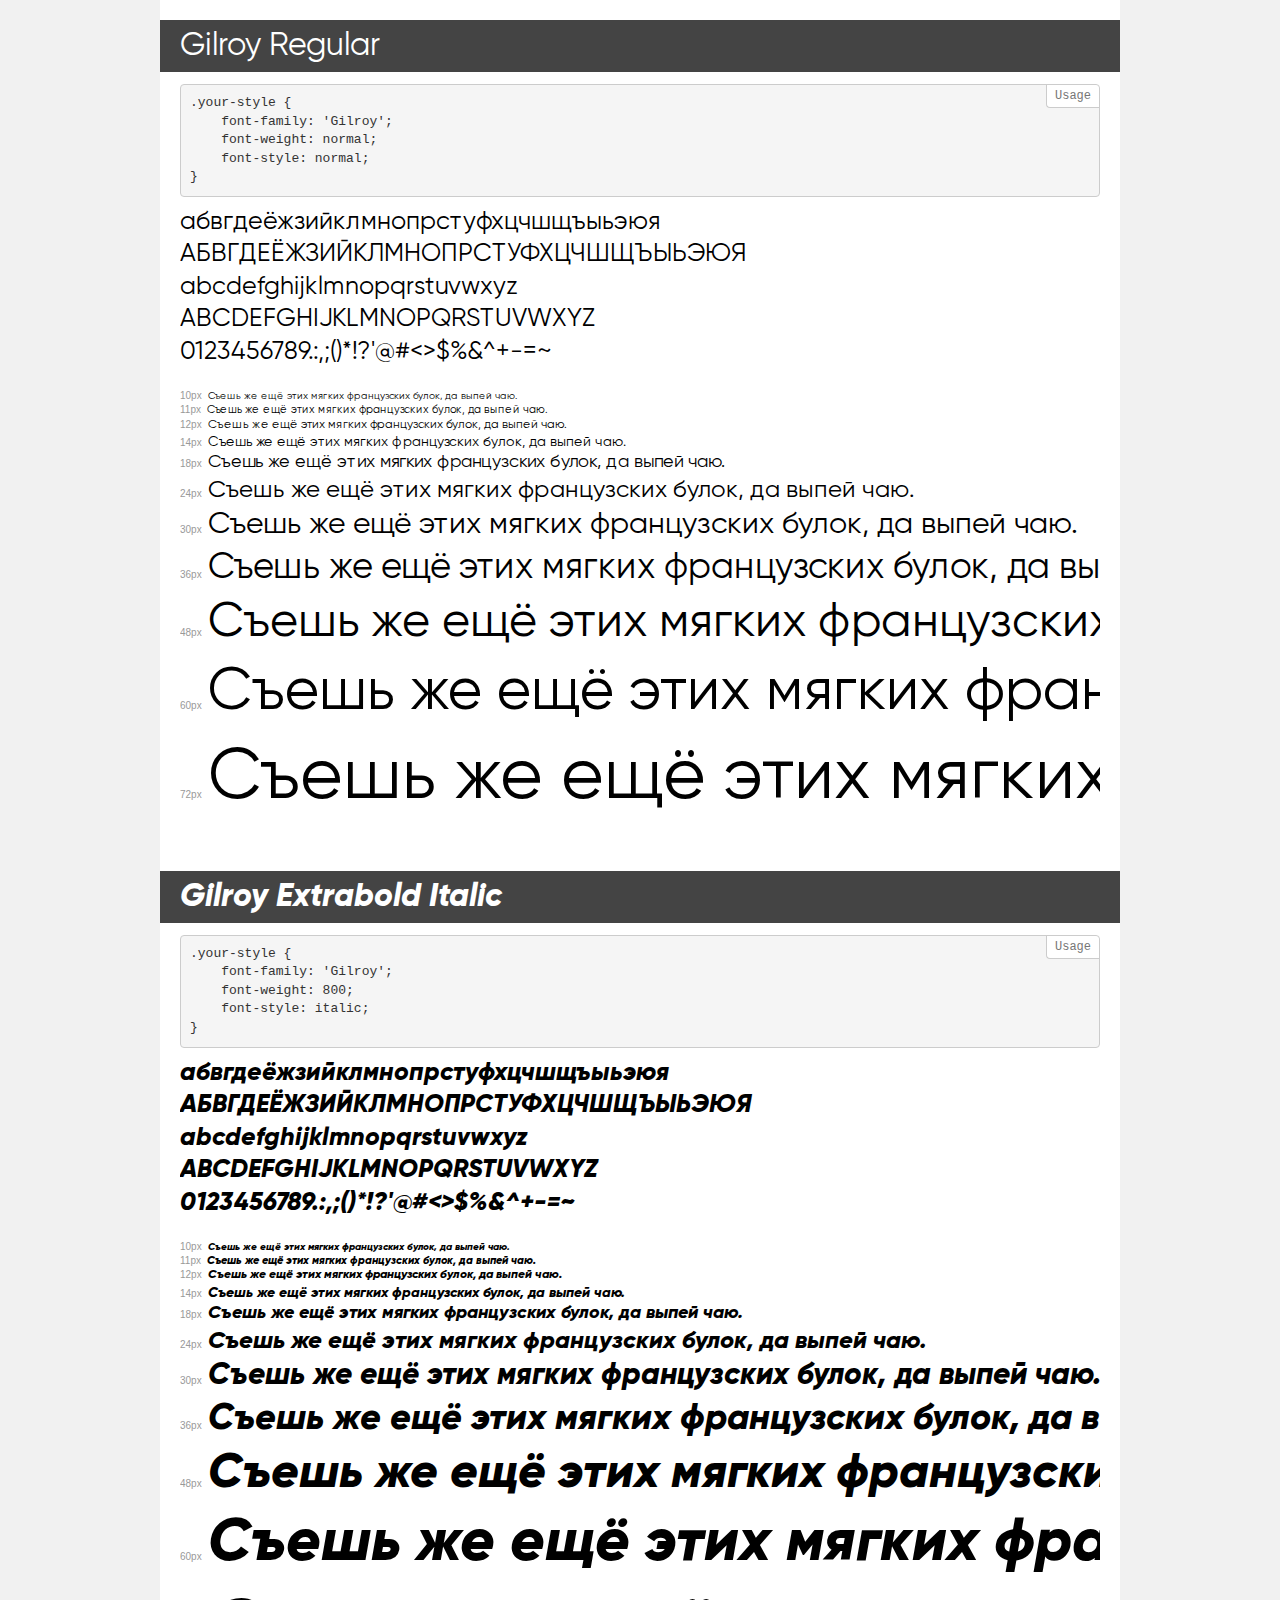
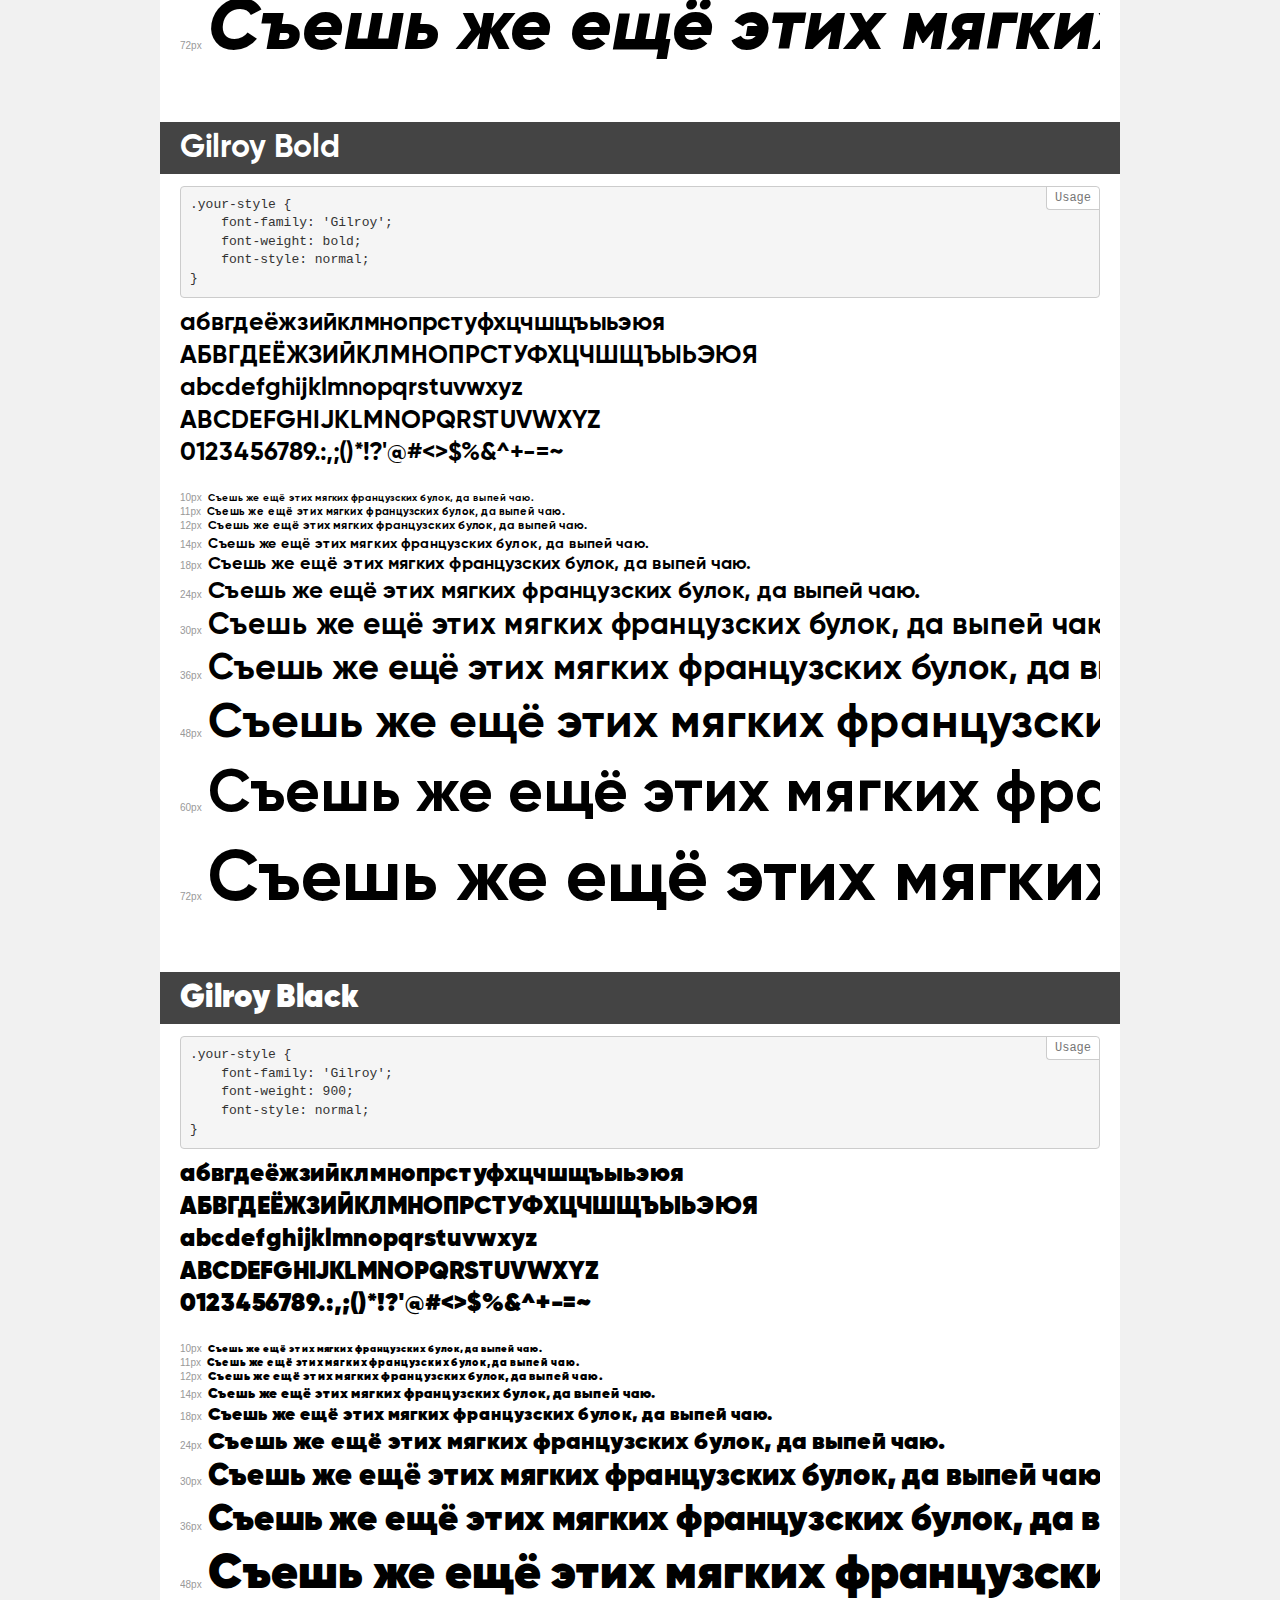
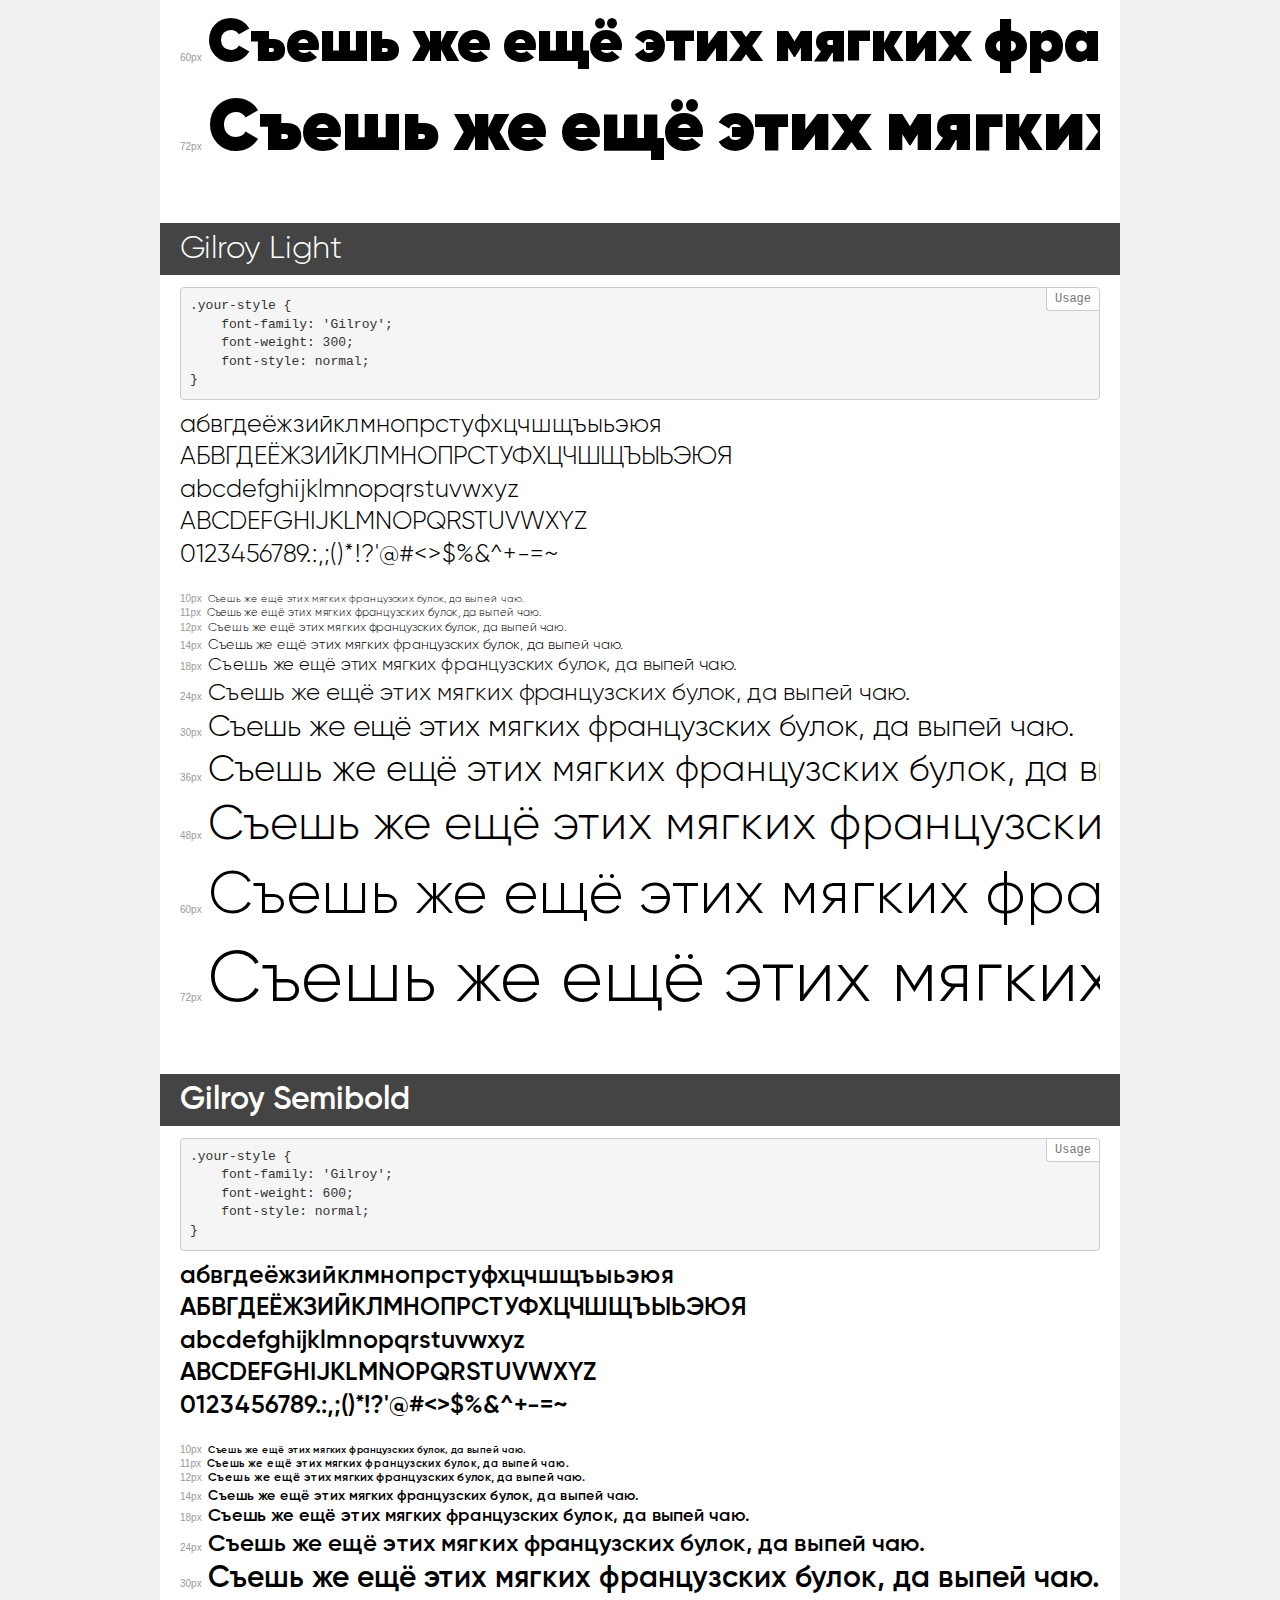
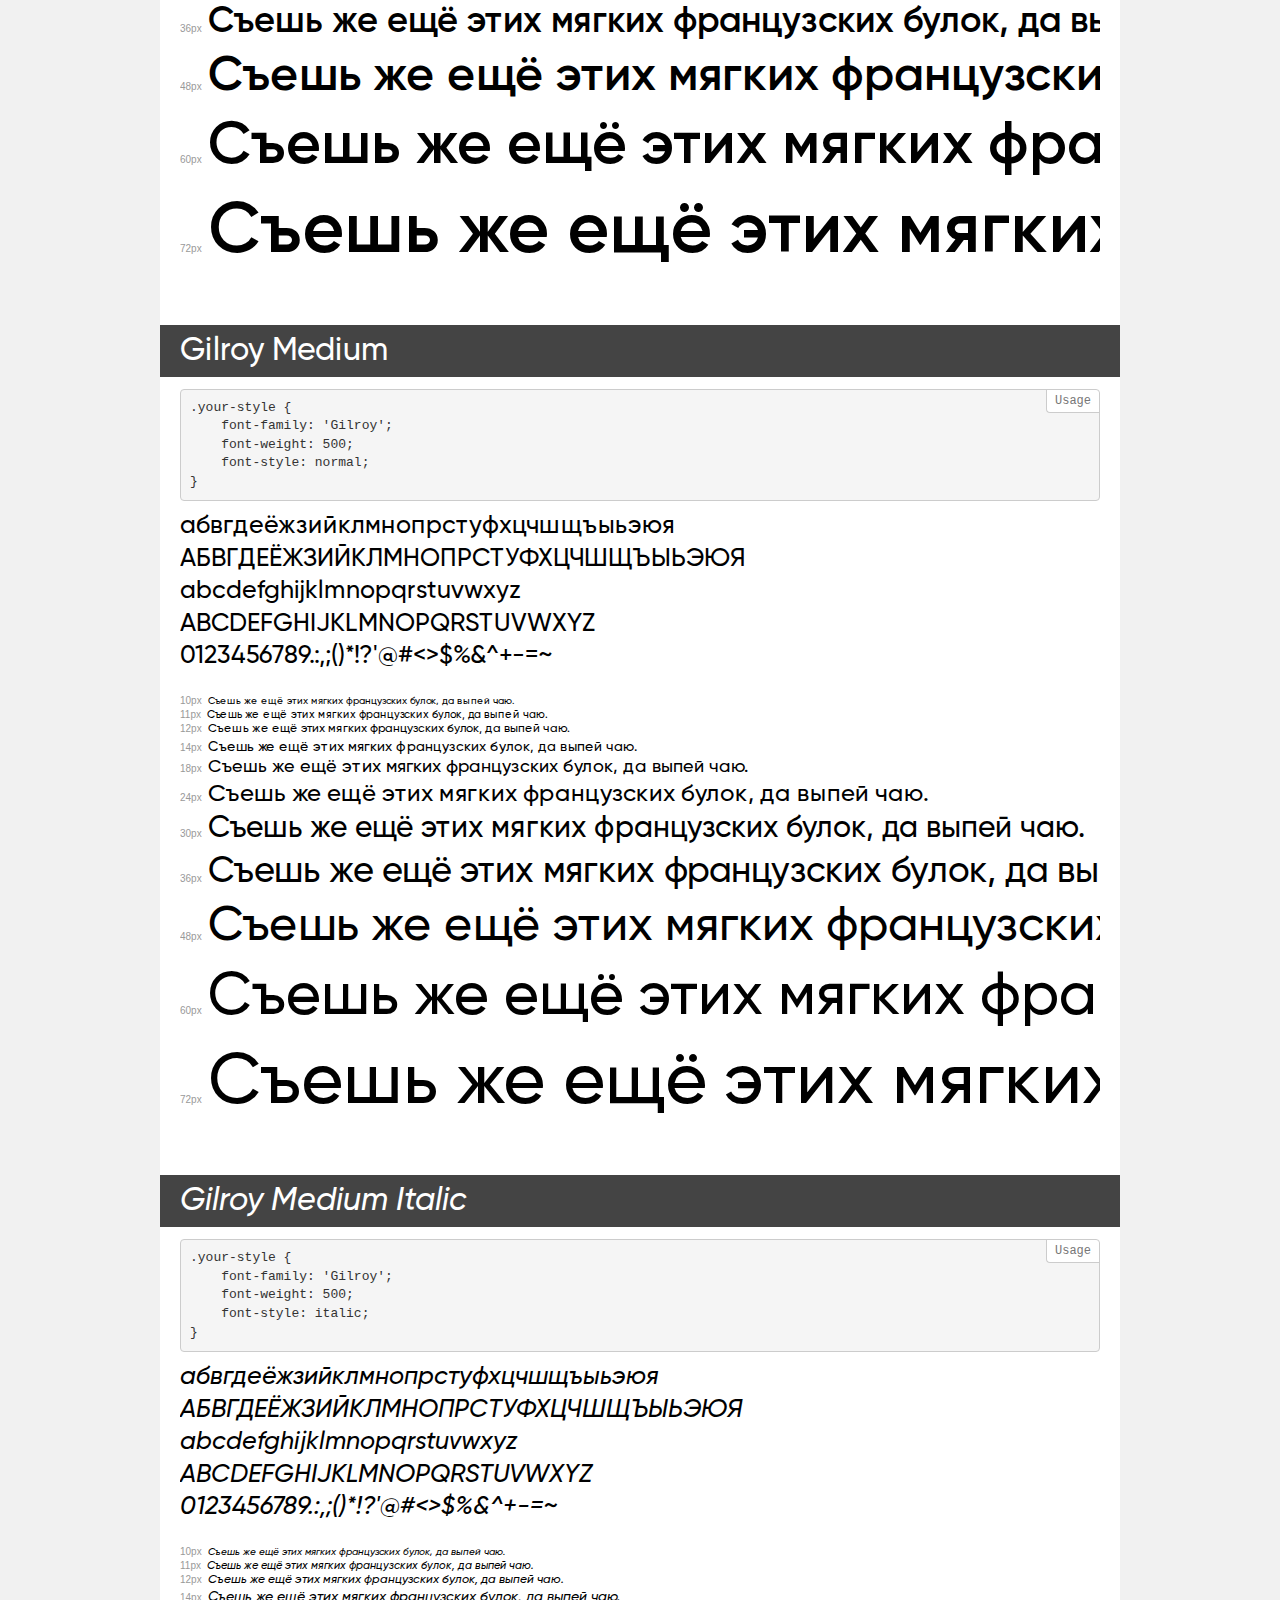
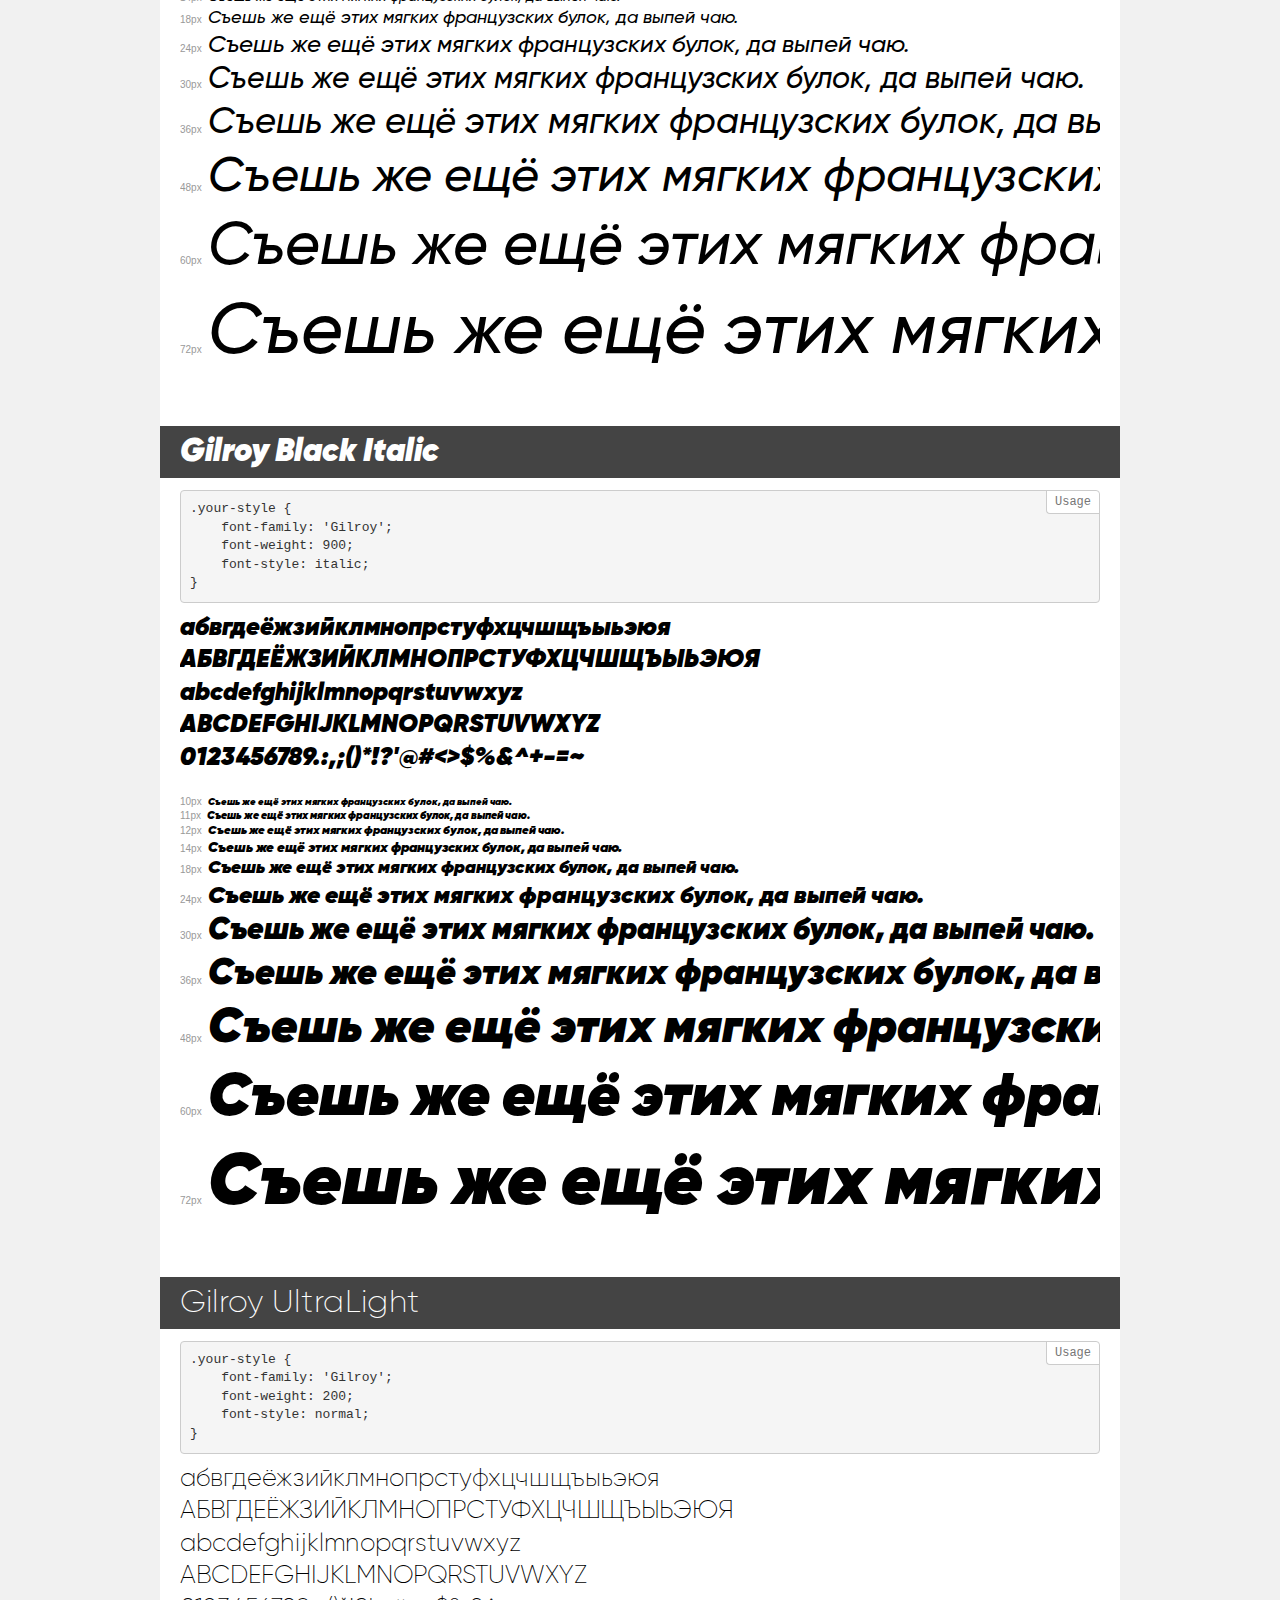
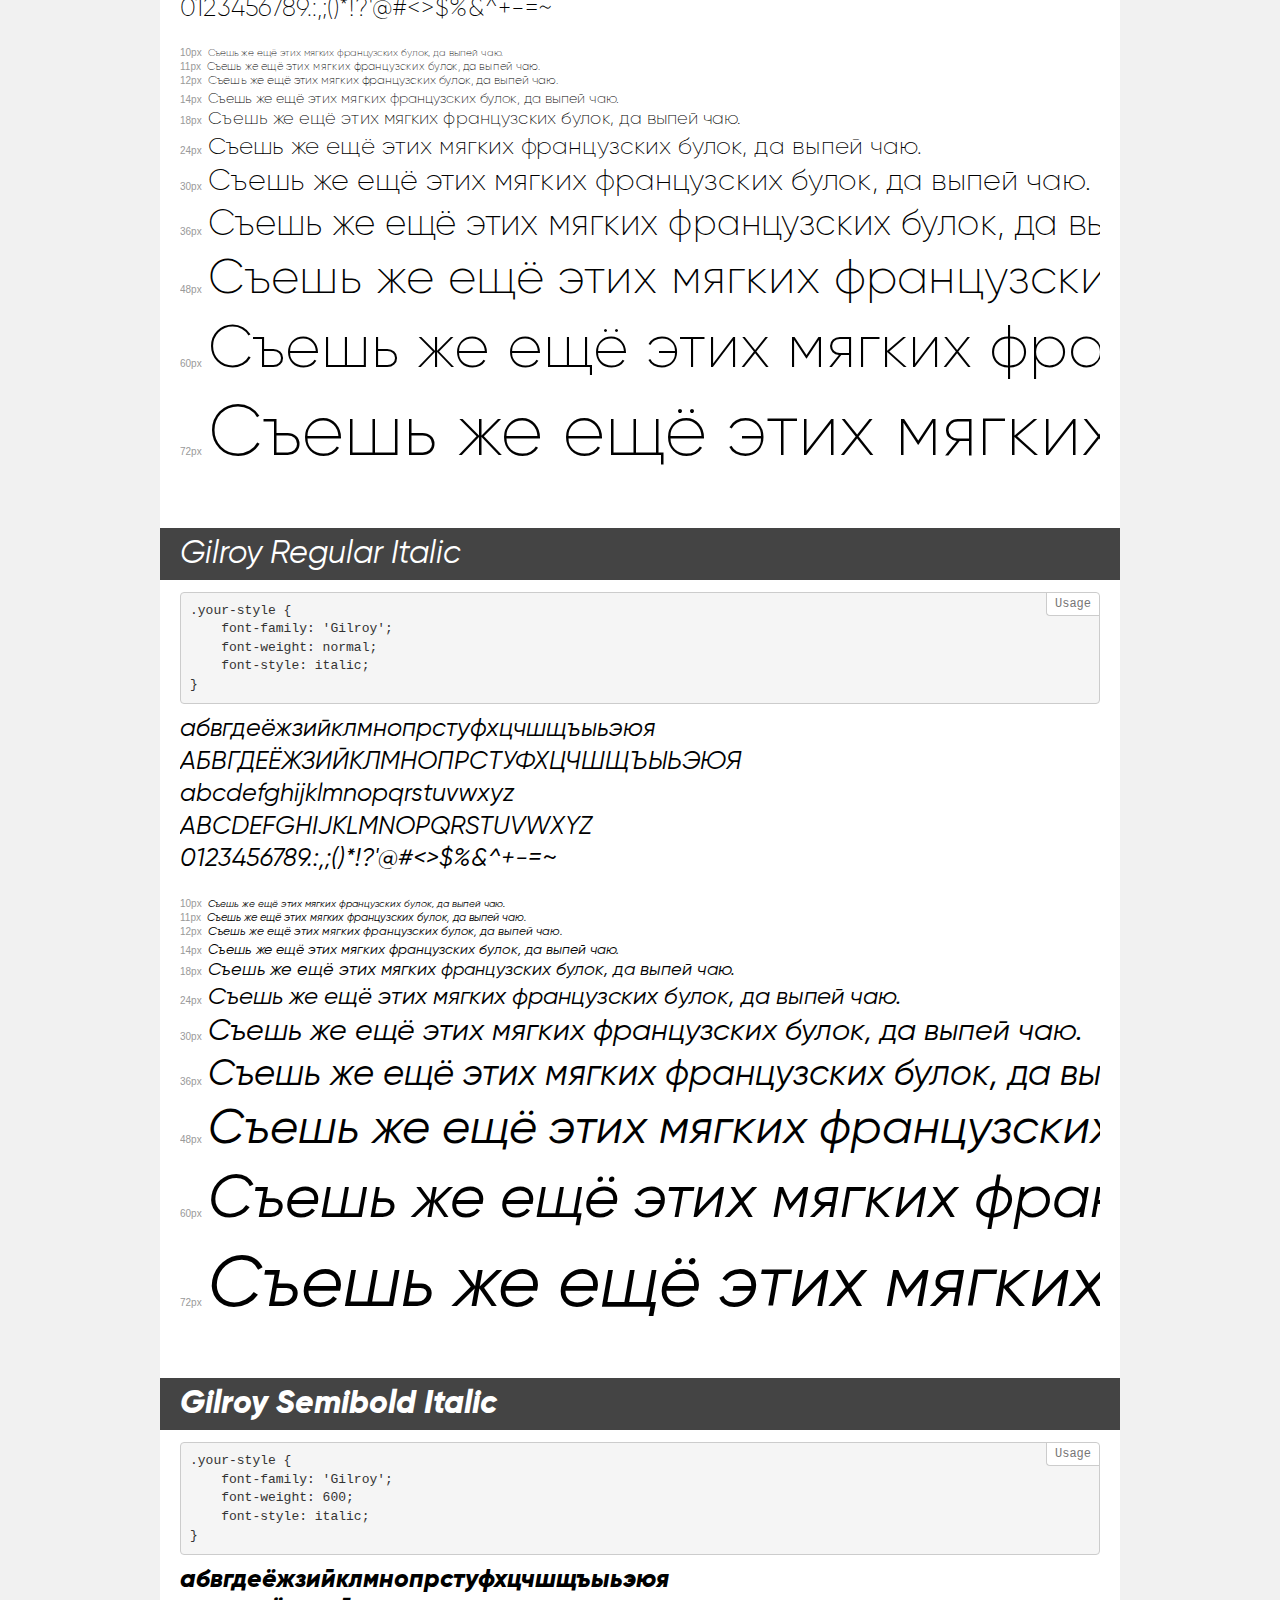
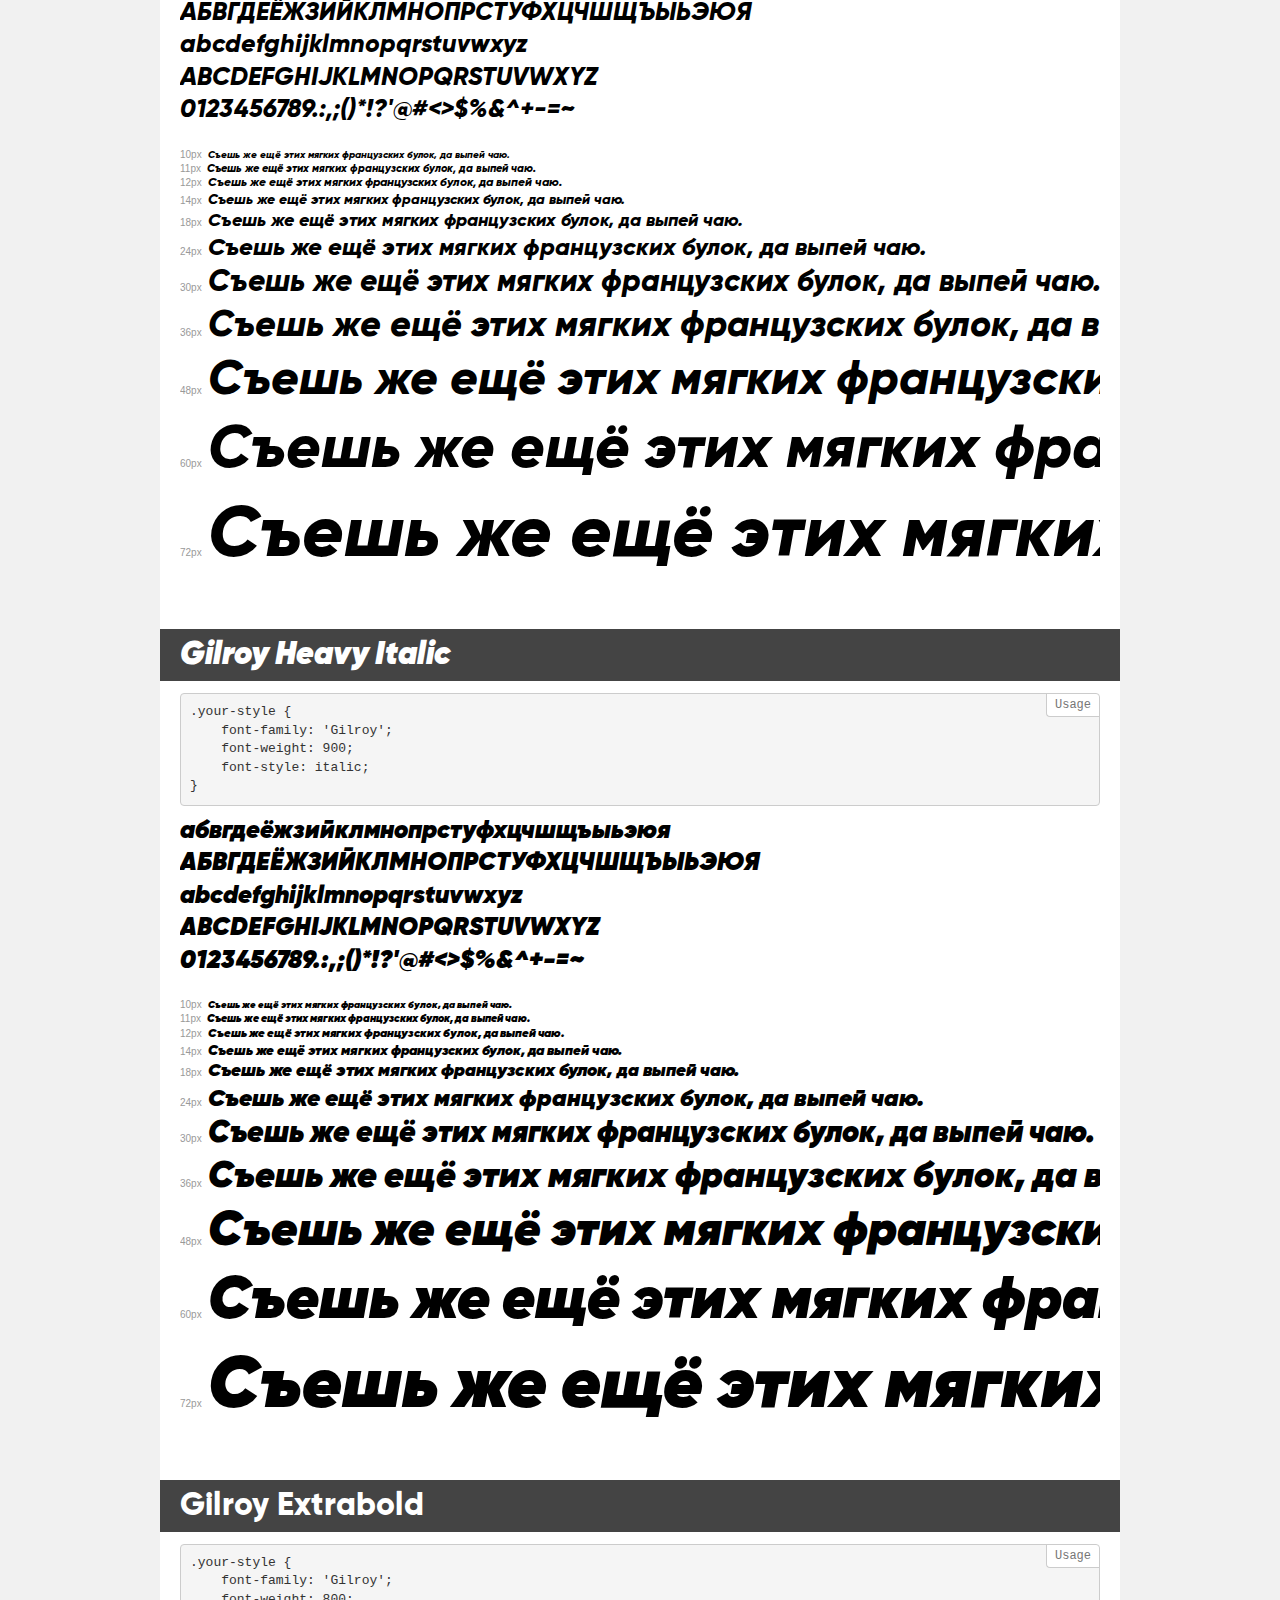
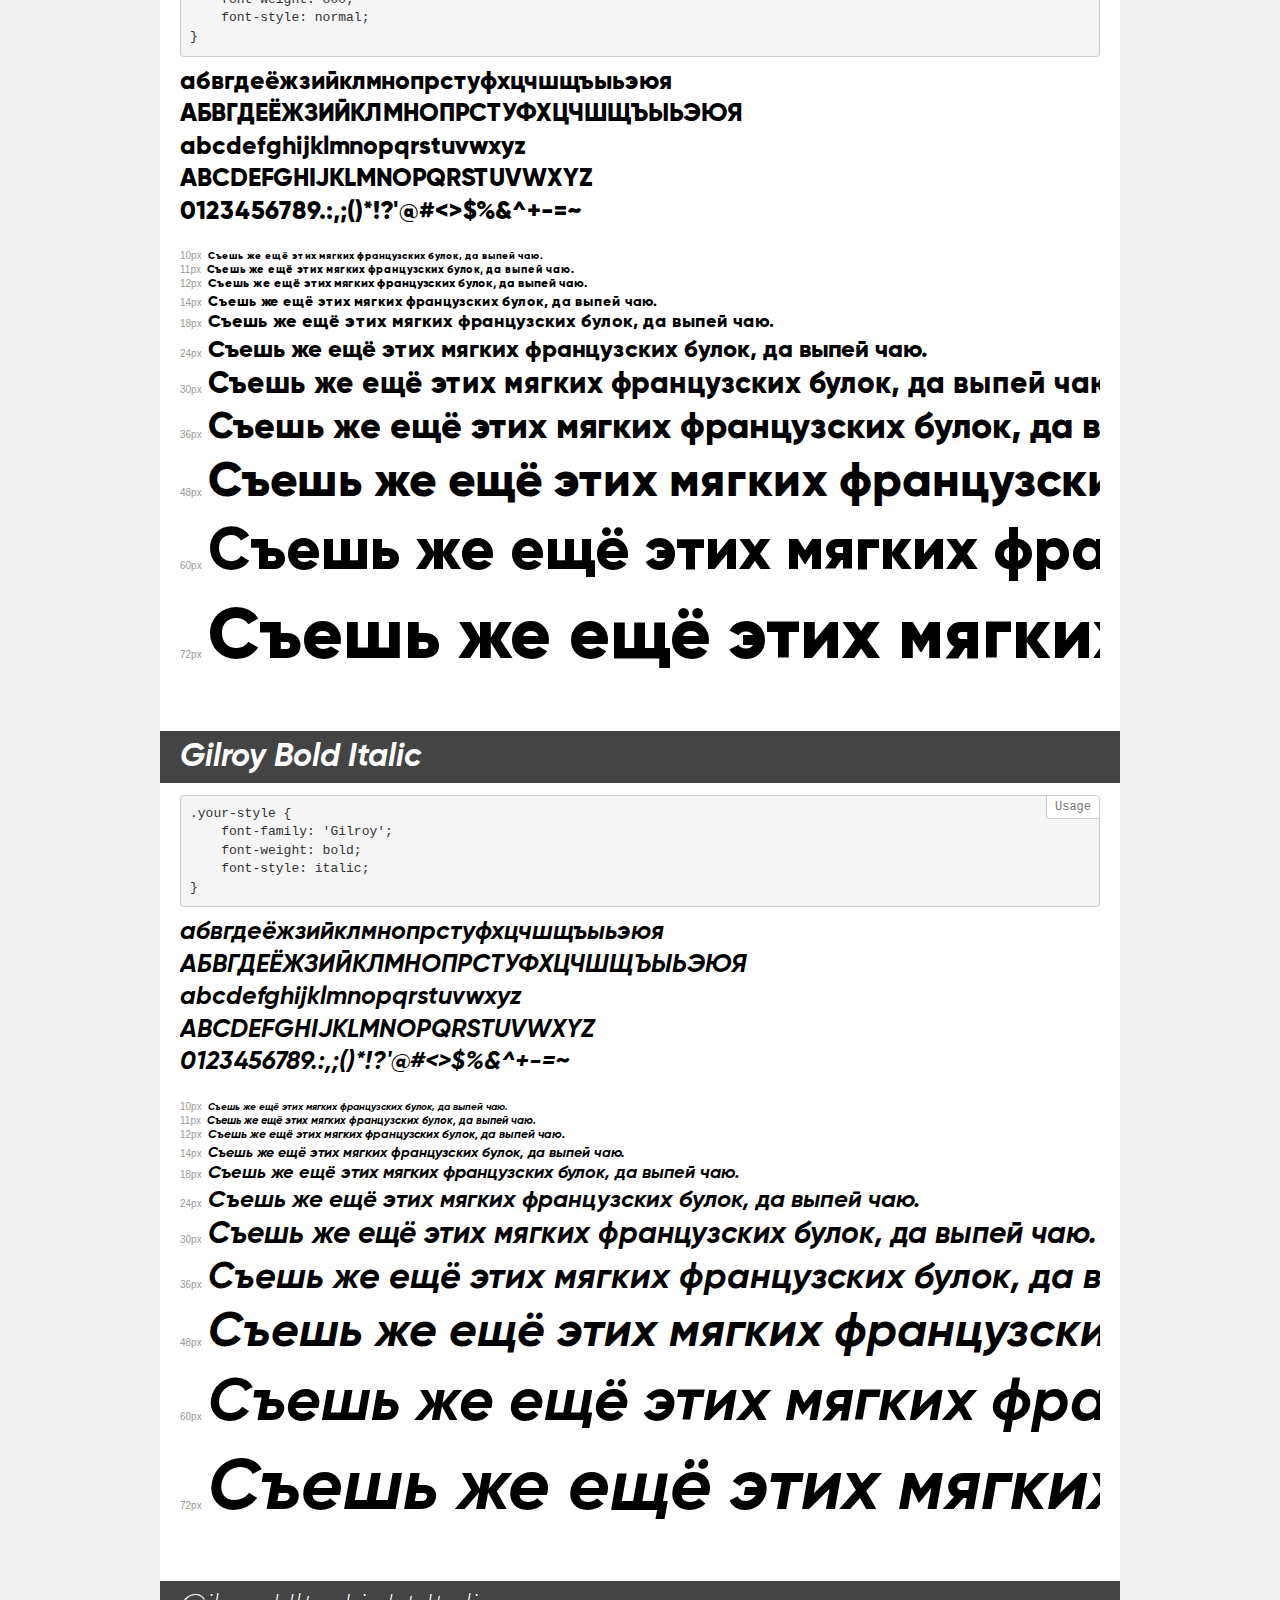
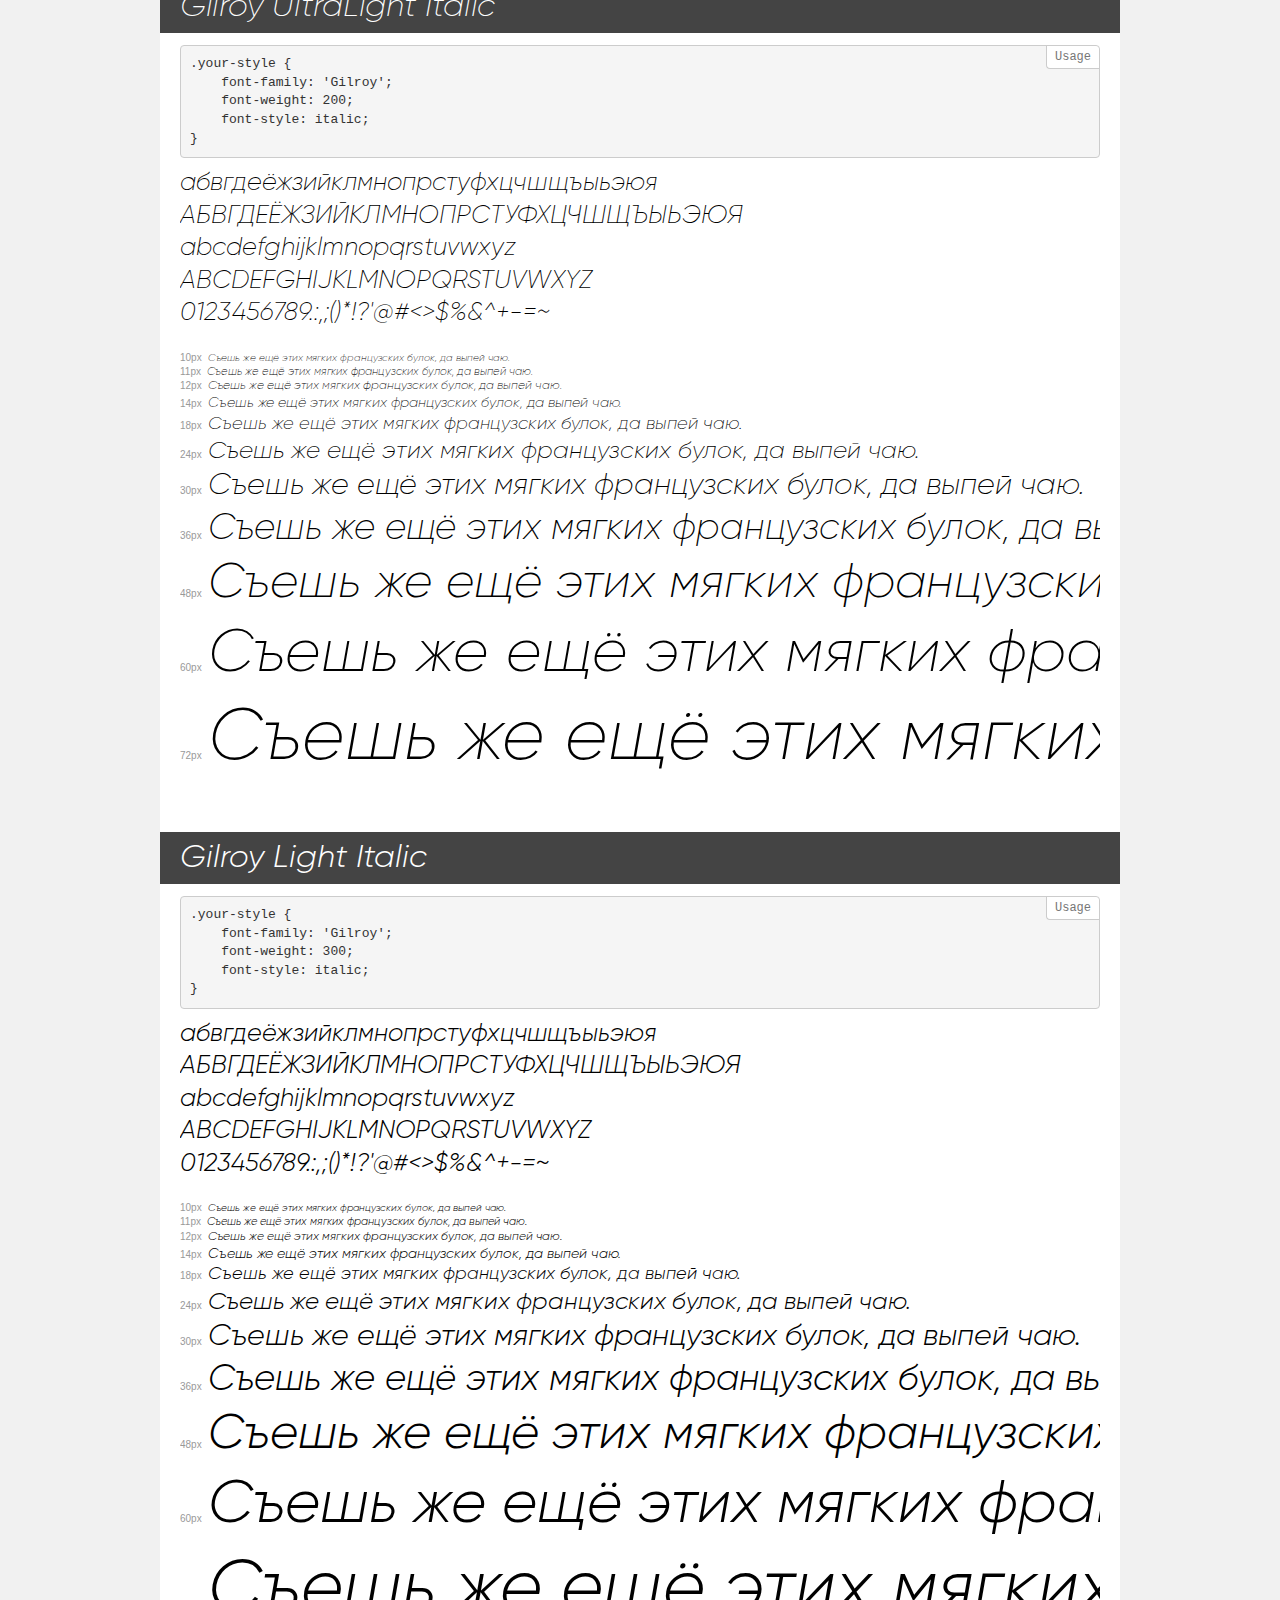
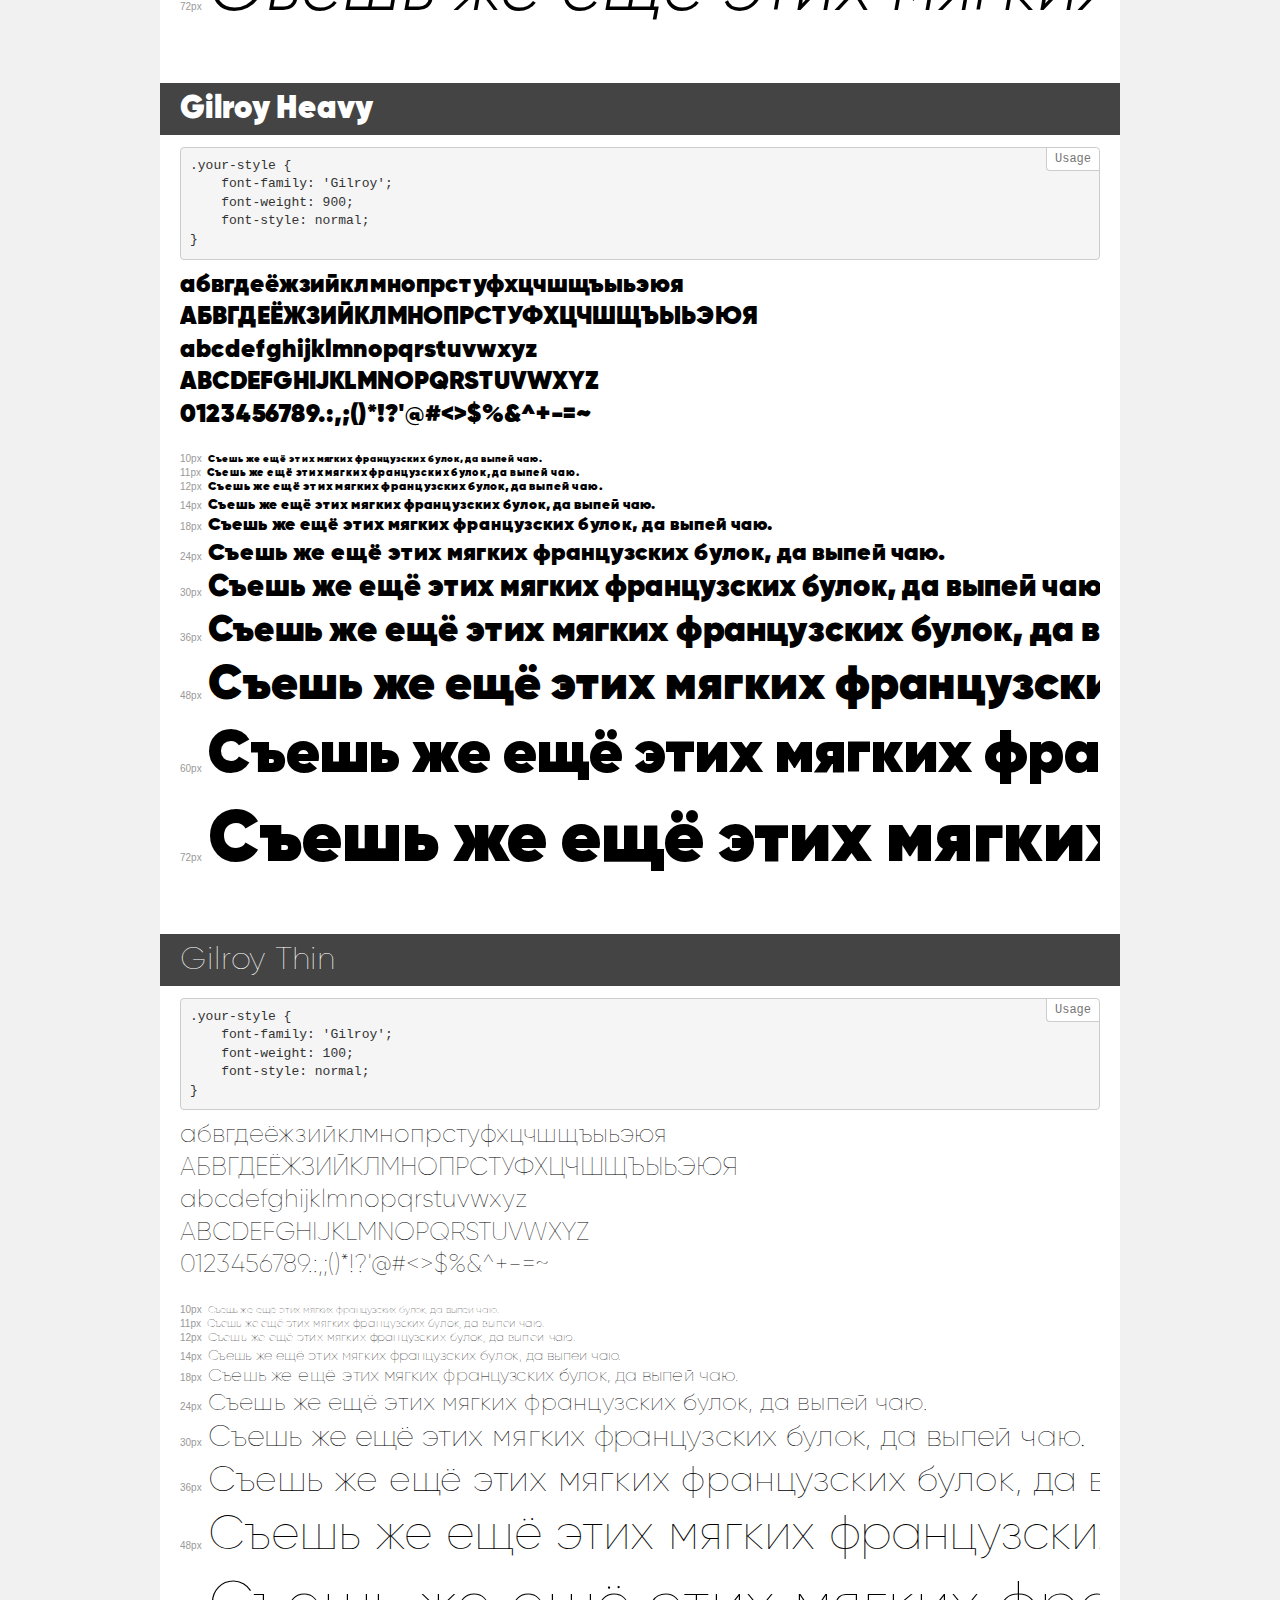
<file: fonts/gilroy/demo.html>
<!DOCTYPE html>
<html>
<head>
    <meta charset="utf-8">
    <meta http-equiv="X-UA-Compatible" content="IE=edge">
    <meta name="viewport" content="width=device-width, initial-scale=1">
    <meta name="robots" content="noindex, noarchive">
    <meta name="format-detection" content="telephone=no">
    <title>Transfonter demo</title>
    <link href="stylesheet.css" rel="stylesheet">
    <style>
        /*
        http://meyerweb.com/eric/tools/css/reset/
        v2.0 | 20110126
        License: none (public domain)
        */
        html, body, div, span, applet, object, iframe,
        h1, h2, h3, h4, h5, h6, p, blockquote, pre,
        a, abbr, acronym, address, big, cite, code,
        del, dfn, em, img, ins, kbd, q, s, samp,
        small, strike, strong, sub, sup, tt, var,
        b, u, i, center,
        dl, dt, dd, ol, ul, li,
        fieldset, form, label, legend,
        table, caption, tbody, tfoot, thead, tr, th, td,
        article, aside, canvas, details, embed,
        figure, figcaption, footer, header, hgroup,
        menu, nav, output, ruby, section, summary,
        time, mark, audio, video {
            margin: 0;
            padding: 0;
            border: 0;
            font-size: 100%;
            font: inherit;
            vertical-align: baseline;
        }
        /* HTML5 display-role reset for older browsers */
        article, aside, details, figcaption, figure,
        footer, header, hgroup, menu, nav, section {
            display: block;
        }
        body {
            line-height: 1;
        }
        ol, ul {
            list-style: none;
        }
        blockquote, q {
            quotes: none;
        }
        blockquote:before, blockquote:after,
        q:before, q:after {
            content: '';
            content: none;
        }
        table {
            border-collapse: collapse;
            border-spacing: 0;
        }
        /* common styles */
        body {
            background: #f1f1f1;
            color: #000;
        }
        .page {
            background: #fff;
            width: 920px;
            margin: 0 auto;
            padding: 20px 20px 0 20px;
            overflow: hidden;
        }
        .font-container {
            overflow-x: auto;
            overflow-y: hidden;
            margin-bottom: 40px;
            line-height: 1.3;
            white-space: nowrap;
            padding-bottom: 5px;
        }
        h1 {
            position: relative;
            background: #444;
            font-size: 32px;
            color: #fff;
            padding: 10px 20px;
            margin: 0 -20px 12px -20px;
        }
        .letters {
            font-size: 25px;
            margin-bottom: 20px;
        }
        .s10:before {
            content: '10px';
        }
        .s11:before {
            content: '11px';
        }
        .s12:before {
            content: '12px';
        }
        .s14:before {
            content: '14px';
        }
        .s18:before {
            content: '18px';
        }
        .s24:before {
            content: '24px';
        }
        .s30:before {
            content: '30px';
        }
        .s36:before {
            content: '36px';
        }
        .s48:before {
            content: '48px';
        }
        .s60:before {
            content: '60px';
        }
        .s72:before {
            content: '72px';
        }
        .s10:before, .s11:before, .s12:before, .s14:before,
        .s18:before, .s24:before, .s30:before, .s36:before,
        .s48:before, .s60:before, .s72:before {
            font-family: Arial, sans-serif;
            font-size: 10px;
            font-weight: normal;
            font-style: normal;
            color: #999;
            padding-right: 6px;
        }
        pre {
            display: block;
            position: relative;
            padding: 9px;
            margin: 0 0 10px;
            font-family: Monaco, Menlo, Consolas, "Courier New", monospace !important;
            font-size: 13px;
            line-height: 1.428571429;
            color: #333;
            font-weight: normal !important;
            font-style: normal !important;
            background-color: #f5f5f5;
            border: 1px solid #ccc;
            overflow-x: auto;
            border-radius: 4px;
        }
        pre:after {
            display: block;
            position: absolute;
            right: 0;
            top: 0;
            content: 'Usage';
            line-height: 1;
            padding: 5px 8px;
            font-size: 12px;
            color: #767676;
            background-color: #fff;
            border: 1px solid #ccc;
            border-right: none;
            border-top: none;
            border-radius: 0 4px 0 4px;
            z-index: 10;
        }
        /* responsive */
        @media (max-width: 959px) {
            .page {
                width: auto;
                margin: 0;
            }
        }
    </style>
</head>
<body>
<div class="page">
    <div class="demo" style="font-family: 'Gilroy'; font-weight: normal; font-style: normal;">
        <h1>Gilroy Regular</h1>
        <pre>.your-style {
    font-family: 'Gilroy';
    font-weight: normal;
    font-style: normal;
}</pre>
        <div class="font-container">
            <p class="letters">
                абвгдеёжзийклмнопрстуфхцчшщъыьэюя<br>
АБВГДЕЁЖЗИЙКЛМНОПРСТУФХЦЧШЩЪЫЬЭЮЯ<br>
abcdefghijklmnopqrstuvwxyz<br>
ABCDEFGHIJKLMNOPQRSTUVWXYZ<br>
                0123456789.:,;()*!?'@#<>$%&^+-=~
            </p>
            <p class="s10" style="font-size: 10px;">Съешь же ещё этих мягких французских булок, да выпей чаю.</p>
            <p class="s11" style="font-size: 11px;">Съешь же ещё этих мягких французских булок, да выпей чаю.</p>
            <p class="s12" style="font-size: 12px;">Съешь же ещё этих мягких французских булок, да выпей чаю.</p>
            <p class="s14" style="font-size: 14px;">Съешь же ещё этих мягких французских булок, да выпей чаю.</p>
            <p class="s18" style="font-size: 18px;">Съешь же ещё этих мягких французских булок, да выпей чаю.</p>
            <p class="s24" style="font-size: 24px;">Съешь же ещё этих мягких французских булок, да выпей чаю.</p>
            <p class="s30" style="font-size: 30px;">Съешь же ещё этих мягких французских булок, да выпей чаю.</p>
            <p class="s36" style="font-size: 36px;">Съешь же ещё этих мягких французских булок, да выпей чаю.</p>
            <p class="s48" style="font-size: 48px;">Съешь же ещё этих мягких французских булок, да выпей чаю.</p>
            <p class="s60" style="font-size: 60px;">Съешь же ещё этих мягких французских булок, да выпей чаю.</p>
            <p class="s72" style="font-size: 72px;">Съешь же ещё этих мягких французских булок, да выпей чаю.</p>
        </div>
    </div>
    <div class="demo" style="font-family: 'Gilroy'; font-weight: 800; font-style: italic;">
        <h1>Gilroy Extrabold Italic</h1>
        <pre>.your-style {
    font-family: 'Gilroy';
    font-weight: 800;
    font-style: italic;
}</pre>
        <div class="font-container">
            <p class="letters">
                абвгдеёжзийклмнопрстуфхцчшщъыьэюя<br>
АБВГДЕЁЖЗИЙКЛМНОПРСТУФХЦЧШЩЪЫЬЭЮЯ<br>
abcdefghijklmnopqrstuvwxyz<br>
ABCDEFGHIJKLMNOPQRSTUVWXYZ<br>
                0123456789.:,;()*!?'@#<>$%&^+-=~
            </p>
            <p class="s10" style="font-size: 10px;">Съешь же ещё этих мягких французских булок, да выпей чаю.</p>
            <p class="s11" style="font-size: 11px;">Съешь же ещё этих мягких французских булок, да выпей чаю.</p>
            <p class="s12" style="font-size: 12px;">Съешь же ещё этих мягких французских булок, да выпей чаю.</p>
            <p class="s14" style="font-size: 14px;">Съешь же ещё этих мягких французских булок, да выпей чаю.</p>
            <p class="s18" style="font-size: 18px;">Съешь же ещё этих мягких французских булок, да выпей чаю.</p>
            <p class="s24" style="font-size: 24px;">Съешь же ещё этих мягких французских булок, да выпей чаю.</p>
            <p class="s30" style="font-size: 30px;">Съешь же ещё этих мягких французских булок, да выпей чаю.</p>
            <p class="s36" style="font-size: 36px;">Съешь же ещё этих мягких французских булок, да выпей чаю.</p>
            <p class="s48" style="font-size: 48px;">Съешь же ещё этих мягких французских булок, да выпей чаю.</p>
            <p class="s60" style="font-size: 60px;">Съешь же ещё этих мягких французских булок, да выпей чаю.</p>
            <p class="s72" style="font-size: 72px;">Съешь же ещё этих мягких французских булок, да выпей чаю.</p>
        </div>
    </div>
    <div class="demo" style="font-family: 'Gilroy'; font-weight: bold; font-style: normal;">
        <h1>Gilroy Bold</h1>
        <pre>.your-style {
    font-family: 'Gilroy';
    font-weight: bold;
    font-style: normal;
}</pre>
        <div class="font-container">
            <p class="letters">
                абвгдеёжзийклмнопрстуфхцчшщъыьэюя<br>
АБВГДЕЁЖЗИЙКЛМНОПРСТУФХЦЧШЩЪЫЬЭЮЯ<br>
abcdefghijklmnopqrstuvwxyz<br>
ABCDEFGHIJKLMNOPQRSTUVWXYZ<br>
                0123456789.:,;()*!?'@#<>$%&^+-=~
            </p>
            <p class="s10" style="font-size: 10px;">Съешь же ещё этих мягких французских булок, да выпей чаю.</p>
            <p class="s11" style="font-size: 11px;">Съешь же ещё этих мягких французских булок, да выпей чаю.</p>
            <p class="s12" style="font-size: 12px;">Съешь же ещё этих мягких французских булок, да выпей чаю.</p>
            <p class="s14" style="font-size: 14px;">Съешь же ещё этих мягких французских булок, да выпей чаю.</p>
            <p class="s18" style="font-size: 18px;">Съешь же ещё этих мягких французских булок, да выпей чаю.</p>
            <p class="s24" style="font-size: 24px;">Съешь же ещё этих мягких французских булок, да выпей чаю.</p>
            <p class="s30" style="font-size: 30px;">Съешь же ещё этих мягких французских булок, да выпей чаю.</p>
            <p class="s36" style="font-size: 36px;">Съешь же ещё этих мягких французских булок, да выпей чаю.</p>
            <p class="s48" style="font-size: 48px;">Съешь же ещё этих мягких французских булок, да выпей чаю.</p>
            <p class="s60" style="font-size: 60px;">Съешь же ещё этих мягких французских булок, да выпей чаю.</p>
            <p class="s72" style="font-size: 72px;">Съешь же ещё этих мягких французских булок, да выпей чаю.</p>
        </div>
    </div>
    <div class="demo" style="font-family: 'Gilroy'; font-weight: 900; font-style: normal;">
        <h1>Gilroy Black</h1>
        <pre>.your-style {
    font-family: 'Gilroy';
    font-weight: 900;
    font-style: normal;
}</pre>
        <div class="font-container">
            <p class="letters">
                абвгдеёжзийклмнопрстуфхцчшщъыьэюя<br>
АБВГДЕЁЖЗИЙКЛМНОПРСТУФХЦЧШЩЪЫЬЭЮЯ<br>
abcdefghijklmnopqrstuvwxyz<br>
ABCDEFGHIJKLMNOPQRSTUVWXYZ<br>
                0123456789.:,;()*!?'@#<>$%&^+-=~
            </p>
            <p class="s10" style="font-size: 10px;">Съешь же ещё этих мягких французских булок, да выпей чаю.</p>
            <p class="s11" style="font-size: 11px;">Съешь же ещё этих мягких французских булок, да выпей чаю.</p>
            <p class="s12" style="font-size: 12px;">Съешь же ещё этих мягких французских булок, да выпей чаю.</p>
            <p class="s14" style="font-size: 14px;">Съешь же ещё этих мягких французских булок, да выпей чаю.</p>
            <p class="s18" style="font-size: 18px;">Съешь же ещё этих мягких французских булок, да выпей чаю.</p>
            <p class="s24" style="font-size: 24px;">Съешь же ещё этих мягких французских булок, да выпей чаю.</p>
            <p class="s30" style="font-size: 30px;">Съешь же ещё этих мягких французских булок, да выпей чаю.</p>
            <p class="s36" style="font-size: 36px;">Съешь же ещё этих мягких французских булок, да выпей чаю.</p>
            <p class="s48" style="font-size: 48px;">Съешь же ещё этих мягких французских булок, да выпей чаю.</p>
            <p class="s60" style="font-size: 60px;">Съешь же ещё этих мягких французских булок, да выпей чаю.</p>
            <p class="s72" style="font-size: 72px;">Съешь же ещё этих мягких французских булок, да выпей чаю.</p>
        </div>
    </div>
    <div class="demo" style="font-family: 'Gilroy'; font-weight: 300; font-style: normal;">
        <h1>Gilroy Light</h1>
        <pre>.your-style {
    font-family: 'Gilroy';
    font-weight: 300;
    font-style: normal;
}</pre>
        <div class="font-container">
            <p class="letters">
                абвгдеёжзийклмнопрстуфхцчшщъыьэюя<br>
АБВГДЕЁЖЗИЙКЛМНОПРСТУФХЦЧШЩЪЫЬЭЮЯ<br>
abcdefghijklmnopqrstuvwxyz<br>
ABCDEFGHIJKLMNOPQRSTUVWXYZ<br>
                0123456789.:,;()*!?'@#<>$%&^+-=~
            </p>
            <p class="s10" style="font-size: 10px;">Съешь же ещё этих мягких французских булок, да выпей чаю.</p>
            <p class="s11" style="font-size: 11px;">Съешь же ещё этих мягких французских булок, да выпей чаю.</p>
            <p class="s12" style="font-size: 12px;">Съешь же ещё этих мягких французских булок, да выпей чаю.</p>
            <p class="s14" style="font-size: 14px;">Съешь же ещё этих мягких французских булок, да выпей чаю.</p>
            <p class="s18" style="font-size: 18px;">Съешь же ещё этих мягких французских булок, да выпей чаю.</p>
            <p class="s24" style="font-size: 24px;">Съешь же ещё этих мягких французских булок, да выпей чаю.</p>
            <p class="s30" style="font-size: 30px;">Съешь же ещё этих мягких французских булок, да выпей чаю.</p>
            <p class="s36" style="font-size: 36px;">Съешь же ещё этих мягких французских булок, да выпей чаю.</p>
            <p class="s48" style="font-size: 48px;">Съешь же ещё этих мягких французских булок, да выпей чаю.</p>
            <p class="s60" style="font-size: 60px;">Съешь же ещё этих мягких французских булок, да выпей чаю.</p>
            <p class="s72" style="font-size: 72px;">Съешь же ещё этих мягких французских булок, да выпей чаю.</p>
        </div>
    </div>
    <div class="demo" style="font-family: 'Gilroy'; font-weight: 600; font-style: normal;">
        <h1>Gilroy Semibold</h1>
        <pre>.your-style {
    font-family: 'Gilroy';
    font-weight: 600;
    font-style: normal;
}</pre>
        <div class="font-container">
            <p class="letters">
                абвгдеёжзийклмнопрстуфхцчшщъыьэюя<br>
АБВГДЕЁЖЗИЙКЛМНОПРСТУФХЦЧШЩЪЫЬЭЮЯ<br>
abcdefghijklmnopqrstuvwxyz<br>
ABCDEFGHIJKLMNOPQRSTUVWXYZ<br>
                0123456789.:,;()*!?'@#<>$%&^+-=~
            </p>
            <p class="s10" style="font-size: 10px;">Съешь же ещё этих мягких французских булок, да выпей чаю.</p>
            <p class="s11" style="font-size: 11px;">Съешь же ещё этих мягких французских булок, да выпей чаю.</p>
            <p class="s12" style="font-size: 12px;">Съешь же ещё этих мягких французских булок, да выпей чаю.</p>
            <p class="s14" style="font-size: 14px;">Съешь же ещё этих мягких французских булок, да выпей чаю.</p>
            <p class="s18" style="font-size: 18px;">Съешь же ещё этих мягких французских булок, да выпей чаю.</p>
            <p class="s24" style="font-size: 24px;">Съешь же ещё этих мягких французских булок, да выпей чаю.</p>
            <p class="s30" style="font-size: 30px;">Съешь же ещё этих мягких французских булок, да выпей чаю.</p>
            <p class="s36" style="font-size: 36px;">Съешь же ещё этих мягких французских булок, да выпей чаю.</p>
            <p class="s48" style="font-size: 48px;">Съешь же ещё этих мягких французских булок, да выпей чаю.</p>
            <p class="s60" style="font-size: 60px;">Съешь же ещё этих мягких французских булок, да выпей чаю.</p>
            <p class="s72" style="font-size: 72px;">Съешь же ещё этих мягких французских булок, да выпей чаю.</p>
        </div>
    </div>
    <div class="demo" style="font-family: 'Gilroy'; font-weight: 500; font-style: normal;">
        <h1>Gilroy Medium</h1>
        <pre>.your-style {
    font-family: 'Gilroy';
    font-weight: 500;
    font-style: normal;
}</pre>
        <div class="font-container">
            <p class="letters">
                абвгдеёжзийклмнопрстуфхцчшщъыьэюя<br>
АБВГДЕЁЖЗИЙКЛМНОПРСТУФХЦЧШЩЪЫЬЭЮЯ<br>
abcdefghijklmnopqrstuvwxyz<br>
ABCDEFGHIJKLMNOPQRSTUVWXYZ<br>
                0123456789.:,;()*!?'@#<>$%&^+-=~
            </p>
            <p class="s10" style="font-size: 10px;">Съешь же ещё этих мягких французских булок, да выпей чаю.</p>
            <p class="s11" style="font-size: 11px;">Съешь же ещё этих мягких французских булок, да выпей чаю.</p>
            <p class="s12" style="font-size: 12px;">Съешь же ещё этих мягких французских булок, да выпей чаю.</p>
            <p class="s14" style="font-size: 14px;">Съешь же ещё этих мягких французских булок, да выпей чаю.</p>
            <p class="s18" style="font-size: 18px;">Съешь же ещё этих мягких французских булок, да выпей чаю.</p>
            <p class="s24" style="font-size: 24px;">Съешь же ещё этих мягких французских булок, да выпей чаю.</p>
            <p class="s30" style="font-size: 30px;">Съешь же ещё этих мягких французских булок, да выпей чаю.</p>
            <p class="s36" style="font-size: 36px;">Съешь же ещё этих мягких французских булок, да выпей чаю.</p>
            <p class="s48" style="font-size: 48px;">Съешь же ещё этих мягких французских булок, да выпей чаю.</p>
            <p class="s60" style="font-size: 60px;">Съешь же ещё этих мягких французских булок, да выпей чаю.</p>
            <p class="s72" style="font-size: 72px;">Съешь же ещё этих мягких французских булок, да выпей чаю.</p>
        </div>
    </div>
    <div class="demo" style="font-family: 'Gilroy'; font-weight: 500; font-style: italic;">
        <h1>Gilroy Medium Italic</h1>
        <pre>.your-style {
    font-family: 'Gilroy';
    font-weight: 500;
    font-style: italic;
}</pre>
        <div class="font-container">
            <p class="letters">
                абвгдеёжзийклмнопрстуфхцчшщъыьэюя<br>
АБВГДЕЁЖЗИЙКЛМНОПРСТУФХЦЧШЩЪЫЬЭЮЯ<br>
abcdefghijklmnopqrstuvwxyz<br>
ABCDEFGHIJKLMNOPQRSTUVWXYZ<br>
                0123456789.:,;()*!?'@#<>$%&^+-=~
            </p>
            <p class="s10" style="font-size: 10px;">Съешь же ещё этих мягких французских булок, да выпей чаю.</p>
            <p class="s11" style="font-size: 11px;">Съешь же ещё этих мягких французских булок, да выпей чаю.</p>
            <p class="s12" style="font-size: 12px;">Съешь же ещё этих мягких французских булок, да выпей чаю.</p>
            <p class="s14" style="font-size: 14px;">Съешь же ещё этих мягких французских булок, да выпей чаю.</p>
            <p class="s18" style="font-size: 18px;">Съешь же ещё этих мягких французских булок, да выпей чаю.</p>
            <p class="s24" style="font-size: 24px;">Съешь же ещё этих мягких французских булок, да выпей чаю.</p>
            <p class="s30" style="font-size: 30px;">Съешь же ещё этих мягких французских булок, да выпей чаю.</p>
            <p class="s36" style="font-size: 36px;">Съешь же ещё этих мягких французских булок, да выпей чаю.</p>
            <p class="s48" style="font-size: 48px;">Съешь же ещё этих мягких французских булок, да выпей чаю.</p>
            <p class="s60" style="font-size: 60px;">Съешь же ещё этих мягких французских булок, да выпей чаю.</p>
            <p class="s72" style="font-size: 72px;">Съешь же ещё этих мягких французских булок, да выпей чаю.</p>
        </div>
    </div>
    <div class="demo" style="font-family: 'Gilroy'; font-weight: 900; font-style: italic;">
        <h1>Gilroy Black Italic</h1>
        <pre>.your-style {
    font-family: 'Gilroy';
    font-weight: 900;
    font-style: italic;
}</pre>
        <div class="font-container">
            <p class="letters">
                абвгдеёжзийклмнопрстуфхцчшщъыьэюя<br>
АБВГДЕЁЖЗИЙКЛМНОПРСТУФХЦЧШЩЪЫЬЭЮЯ<br>
abcdefghijklmnopqrstuvwxyz<br>
ABCDEFGHIJKLMNOPQRSTUVWXYZ<br>
                0123456789.:,;()*!?'@#<>$%&^+-=~
            </p>
            <p class="s10" style="font-size: 10px;">Съешь же ещё этих мягких французских булок, да выпей чаю.</p>
            <p class="s11" style="font-size: 11px;">Съешь же ещё этих мягких французских булок, да выпей чаю.</p>
            <p class="s12" style="font-size: 12px;">Съешь же ещё этих мягких французских булок, да выпей чаю.</p>
            <p class="s14" style="font-size: 14px;">Съешь же ещё этих мягких французских булок, да выпей чаю.</p>
            <p class="s18" style="font-size: 18px;">Съешь же ещё этих мягких французских булок, да выпей чаю.</p>
            <p class="s24" style="font-size: 24px;">Съешь же ещё этих мягких французских булок, да выпей чаю.</p>
            <p class="s30" style="font-size: 30px;">Съешь же ещё этих мягких французских булок, да выпей чаю.</p>
            <p class="s36" style="font-size: 36px;">Съешь же ещё этих мягких французских булок, да выпей чаю.</p>
            <p class="s48" style="font-size: 48px;">Съешь же ещё этих мягких французских булок, да выпей чаю.</p>
            <p class="s60" style="font-size: 60px;">Съешь же ещё этих мягких французских булок, да выпей чаю.</p>
            <p class="s72" style="font-size: 72px;">Съешь же ещё этих мягких французских булок, да выпей чаю.</p>
        </div>
    </div>
    <div class="demo" style="font-family: 'Gilroy'; font-weight: 200; font-style: normal;">
        <h1>Gilroy UltraLight</h1>
        <pre>.your-style {
    font-family: 'Gilroy';
    font-weight: 200;
    font-style: normal;
}</pre>
        <div class="font-container">
            <p class="letters">
                абвгдеёжзийклмнопрстуфхцчшщъыьэюя<br>
АБВГДЕЁЖЗИЙКЛМНОПРСТУФХЦЧШЩЪЫЬЭЮЯ<br>
abcdefghijklmnopqrstuvwxyz<br>
ABCDEFGHIJKLMNOPQRSTUVWXYZ<br>
                0123456789.:,;()*!?'@#<>$%&^+-=~
            </p>
            <p class="s10" style="font-size: 10px;">Съешь же ещё этих мягких французских булок, да выпей чаю.</p>
            <p class="s11" style="font-size: 11px;">Съешь же ещё этих мягких французских булок, да выпей чаю.</p>
            <p class="s12" style="font-size: 12px;">Съешь же ещё этих мягких французских булок, да выпей чаю.</p>
            <p class="s14" style="font-size: 14px;">Съешь же ещё этих мягких французских булок, да выпей чаю.</p>
            <p class="s18" style="font-size: 18px;">Съешь же ещё этих мягких французских булок, да выпей чаю.</p>
            <p class="s24" style="font-size: 24px;">Съешь же ещё этих мягких французских булок, да выпей чаю.</p>
            <p class="s30" style="font-size: 30px;">Съешь же ещё этих мягких французских булок, да выпей чаю.</p>
            <p class="s36" style="font-size: 36px;">Съешь же ещё этих мягких французских булок, да выпей чаю.</p>
            <p class="s48" style="font-size: 48px;">Съешь же ещё этих мягких французских булок, да выпей чаю.</p>
            <p class="s60" style="font-size: 60px;">Съешь же ещё этих мягких французских булок, да выпей чаю.</p>
            <p class="s72" style="font-size: 72px;">Съешь же ещё этих мягких французских булок, да выпей чаю.</p>
        </div>
    </div>
    <div class="demo" style="font-family: 'Gilroy'; font-weight: normal; font-style: italic;">
        <h1>Gilroy Regular Italic</h1>
        <pre>.your-style {
    font-family: 'Gilroy';
    font-weight: normal;
    font-style: italic;
}</pre>
        <div class="font-container">
            <p class="letters">
                абвгдеёжзийклмнопрстуфхцчшщъыьэюя<br>
АБВГДЕЁЖЗИЙКЛМНОПРСТУФХЦЧШЩЪЫЬЭЮЯ<br>
abcdefghijklmnopqrstuvwxyz<br>
ABCDEFGHIJKLMNOPQRSTUVWXYZ<br>
                0123456789.:,;()*!?'@#<>$%&^+-=~
            </p>
            <p class="s10" style="font-size: 10px;">Съешь же ещё этих мягких французских булок, да выпей чаю.</p>
            <p class="s11" style="font-size: 11px;">Съешь же ещё этих мягких французских булок, да выпей чаю.</p>
            <p class="s12" style="font-size: 12px;">Съешь же ещё этих мягких французских булок, да выпей чаю.</p>
            <p class="s14" style="font-size: 14px;">Съешь же ещё этих мягких французских булок, да выпей чаю.</p>
            <p class="s18" style="font-size: 18px;">Съешь же ещё этих мягких французских булок, да выпей чаю.</p>
            <p class="s24" style="font-size: 24px;">Съешь же ещё этих мягких французских булок, да выпей чаю.</p>
            <p class="s30" style="font-size: 30px;">Съешь же ещё этих мягких французских булок, да выпей чаю.</p>
            <p class="s36" style="font-size: 36px;">Съешь же ещё этих мягких французских булок, да выпей чаю.</p>
            <p class="s48" style="font-size: 48px;">Съешь же ещё этих мягких французских булок, да выпей чаю.</p>
            <p class="s60" style="font-size: 60px;">Съешь же ещё этих мягких французских булок, да выпей чаю.</p>
            <p class="s72" style="font-size: 72px;">Съешь же ещё этих мягких французских булок, да выпей чаю.</p>
        </div>
    </div>
    <div class="demo" style="font-family: 'Gilroy'; font-weight: 600; font-style: italic;">
        <h1>Gilroy Semibold Italic</h1>
        <pre>.your-style {
    font-family: 'Gilroy';
    font-weight: 600;
    font-style: italic;
}</pre>
        <div class="font-container">
            <p class="letters">
                абвгдеёжзийклмнопрстуфхцчшщъыьэюя<br>
АБВГДЕЁЖЗИЙКЛМНОПРСТУФХЦЧШЩЪЫЬЭЮЯ<br>
abcdefghijklmnopqrstuvwxyz<br>
ABCDEFGHIJKLMNOPQRSTUVWXYZ<br>
                0123456789.:,;()*!?'@#<>$%&^+-=~
            </p>
            <p class="s10" style="font-size: 10px;">Съешь же ещё этих мягких французских булок, да выпей чаю.</p>
            <p class="s11" style="font-size: 11px;">Съешь же ещё этих мягких французских булок, да выпей чаю.</p>
            <p class="s12" style="font-size: 12px;">Съешь же ещё этих мягких французских булок, да выпей чаю.</p>
            <p class="s14" style="font-size: 14px;">Съешь же ещё этих мягких французских булок, да выпей чаю.</p>
            <p class="s18" style="font-size: 18px;">Съешь же ещё этих мягких французских булок, да выпей чаю.</p>
            <p class="s24" style="font-size: 24px;">Съешь же ещё этих мягких французских булок, да выпей чаю.</p>
            <p class="s30" style="font-size: 30px;">Съешь же ещё этих мягких французских булок, да выпей чаю.</p>
            <p class="s36" style="font-size: 36px;">Съешь же ещё этих мягких французских булок, да выпей чаю.</p>
            <p class="s48" style="font-size: 48px;">Съешь же ещё этих мягких французских булок, да выпей чаю.</p>
            <p class="s60" style="font-size: 60px;">Съешь же ещё этих мягких французских булок, да выпей чаю.</p>
            <p class="s72" style="font-size: 72px;">Съешь же ещё этих мягких французских булок, да выпей чаю.</p>
        </div>
    </div>
    <div class="demo" style="font-family: 'Gilroy'; font-weight: 900; font-style: italic;">
        <h1>Gilroy Heavy Italic</h1>
        <pre>.your-style {
    font-family: 'Gilroy';
    font-weight: 900;
    font-style: italic;
}</pre>
        <div class="font-container">
            <p class="letters">
                абвгдеёжзийклмнопрстуфхцчшщъыьэюя<br>
АБВГДЕЁЖЗИЙКЛМНОПРСТУФХЦЧШЩЪЫЬЭЮЯ<br>
abcdefghijklmnopqrstuvwxyz<br>
ABCDEFGHIJKLMNOPQRSTUVWXYZ<br>
                0123456789.:,;()*!?'@#<>$%&^+-=~
            </p>
            <p class="s10" style="font-size: 10px;">Съешь же ещё этих мягких французских булок, да выпей чаю.</p>
            <p class="s11" style="font-size: 11px;">Съешь же ещё этих мягких французских булок, да выпей чаю.</p>
            <p class="s12" style="font-size: 12px;">Съешь же ещё этих мягких французских булок, да выпей чаю.</p>
            <p class="s14" style="font-size: 14px;">Съешь же ещё этих мягких французских булок, да выпей чаю.</p>
            <p class="s18" style="font-size: 18px;">Съешь же ещё этих мягких французских булок, да выпей чаю.</p>
            <p class="s24" style="font-size: 24px;">Съешь же ещё этих мягких французских булок, да выпей чаю.</p>
            <p class="s30" style="font-size: 30px;">Съешь же ещё этих мягких французских булок, да выпей чаю.</p>
            <p class="s36" style="font-size: 36px;">Съешь же ещё этих мягких французских булок, да выпей чаю.</p>
            <p class="s48" style="font-size: 48px;">Съешь же ещё этих мягких французских булок, да выпей чаю.</p>
            <p class="s60" style="font-size: 60px;">Съешь же ещё этих мягких французских булок, да выпей чаю.</p>
            <p class="s72" style="font-size: 72px;">Съешь же ещё этих мягких французских булок, да выпей чаю.</p>
        </div>
    </div>
    <div class="demo" style="font-family: 'Gilroy'; font-weight: 800; font-style: normal;">
        <h1>Gilroy Extrabold</h1>
        <pre>.your-style {
    font-family: 'Gilroy';
    font-weight: 800;
    font-style: normal;
}</pre>
        <div class="font-container">
            <p class="letters">
                абвгдеёжзийклмнопрстуфхцчшщъыьэюя<br>
АБВГДЕЁЖЗИЙКЛМНОПРСТУФХЦЧШЩЪЫЬЭЮЯ<br>
abcdefghijklmnopqrstuvwxyz<br>
ABCDEFGHIJKLMNOPQRSTUVWXYZ<br>
                0123456789.:,;()*!?'@#<>$%&^+-=~
            </p>
            <p class="s10" style="font-size: 10px;">Съешь же ещё этих мягких французских булок, да выпей чаю.</p>
            <p class="s11" style="font-size: 11px;">Съешь же ещё этих мягких французских булок, да выпей чаю.</p>
            <p class="s12" style="font-size: 12px;">Съешь же ещё этих мягких французских булок, да выпей чаю.</p>
            <p class="s14" style="font-size: 14px;">Съешь же ещё этих мягких французских булок, да выпей чаю.</p>
            <p class="s18" style="font-size: 18px;">Съешь же ещё этих мягких французских булок, да выпей чаю.</p>
            <p class="s24" style="font-size: 24px;">Съешь же ещё этих мягких французских булок, да выпей чаю.</p>
            <p class="s30" style="font-size: 30px;">Съешь же ещё этих мягких французских булок, да выпей чаю.</p>
            <p class="s36" style="font-size: 36px;">Съешь же ещё этих мягких французских булок, да выпей чаю.</p>
            <p class="s48" style="font-size: 48px;">Съешь же ещё этих мягких французских булок, да выпей чаю.</p>
            <p class="s60" style="font-size: 60px;">Съешь же ещё этих мягких французских булок, да выпей чаю.</p>
            <p class="s72" style="font-size: 72px;">Съешь же ещё этих мягких французских булок, да выпей чаю.</p>
        </div>
    </div>
    <div class="demo" style="font-family: 'Gilroy'; font-weight: bold; font-style: italic;">
        <h1>Gilroy Bold Italic</h1>
        <pre>.your-style {
    font-family: 'Gilroy';
    font-weight: bold;
    font-style: italic;
}</pre>
        <div class="font-container">
            <p class="letters">
                абвгдеёжзийклмнопрстуфхцчшщъыьэюя<br>
АБВГДЕЁЖЗИЙКЛМНОПРСТУФХЦЧШЩЪЫЬЭЮЯ<br>
abcdefghijklmnopqrstuvwxyz<br>
ABCDEFGHIJKLMNOPQRSTUVWXYZ<br>
                0123456789.:,;()*!?'@#<>$%&^+-=~
            </p>
            <p class="s10" style="font-size: 10px;">Съешь же ещё этих мягких французских булок, да выпей чаю.</p>
            <p class="s11" style="font-size: 11px;">Съешь же ещё этих мягких французских булок, да выпей чаю.</p>
            <p class="s12" style="font-size: 12px;">Съешь же ещё этих мягких французских булок, да выпей чаю.</p>
            <p class="s14" style="font-size: 14px;">Съешь же ещё этих мягких французских булок, да выпей чаю.</p>
            <p class="s18" style="font-size: 18px;">Съешь же ещё этих мягких французских булок, да выпей чаю.</p>
            <p class="s24" style="font-size: 24px;">Съешь же ещё этих мягких французских булок, да выпей чаю.</p>
            <p class="s30" style="font-size: 30px;">Съешь же ещё этих мягких французских булок, да выпей чаю.</p>
            <p class="s36" style="font-size: 36px;">Съешь же ещё этих мягких французских булок, да выпей чаю.</p>
            <p class="s48" style="font-size: 48px;">Съешь же ещё этих мягких французских булок, да выпей чаю.</p>
            <p class="s60" style="font-size: 60px;">Съешь же ещё этих мягких французских булок, да выпей чаю.</p>
            <p class="s72" style="font-size: 72px;">Съешь же ещё этих мягких французских булок, да выпей чаю.</p>
        </div>
    </div>
    <div class="demo" style="font-family: 'Gilroy'; font-weight: 200; font-style: italic;">
        <h1>Gilroy UltraLight Italic</h1>
        <pre>.your-style {
    font-family: 'Gilroy';
    font-weight: 200;
    font-style: italic;
}</pre>
        <div class="font-container">
            <p class="letters">
                абвгдеёжзийклмнопрстуфхцчшщъыьэюя<br>
АБВГДЕЁЖЗИЙКЛМНОПРСТУФХЦЧШЩЪЫЬЭЮЯ<br>
abcdefghijklmnopqrstuvwxyz<br>
ABCDEFGHIJKLMNOPQRSTUVWXYZ<br>
                0123456789.:,;()*!?'@#<>$%&^+-=~
            </p>
            <p class="s10" style="font-size: 10px;">Съешь же ещё этих мягких французских булок, да выпей чаю.</p>
            <p class="s11" style="font-size: 11px;">Съешь же ещё этих мягких французских булок, да выпей чаю.</p>
            <p class="s12" style="font-size: 12px;">Съешь же ещё этих мягких французских булок, да выпей чаю.</p>
            <p class="s14" style="font-size: 14px;">Съешь же ещё этих мягких французских булок, да выпей чаю.</p>
            <p class="s18" style="font-size: 18px;">Съешь же ещё этих мягких французских булок, да выпей чаю.</p>
            <p class="s24" style="font-size: 24px;">Съешь же ещё этих мягких французских булок, да выпей чаю.</p>
            <p class="s30" style="font-size: 30px;">Съешь же ещё этих мягких французских булок, да выпей чаю.</p>
            <p class="s36" style="font-size: 36px;">Съешь же ещё этих мягких французских булок, да выпей чаю.</p>
            <p class="s48" style="font-size: 48px;">Съешь же ещё этих мягких французских булок, да выпей чаю.</p>
            <p class="s60" style="font-size: 60px;">Съешь же ещё этих мягких французских булок, да выпей чаю.</p>
            <p class="s72" style="font-size: 72px;">Съешь же ещё этих мягких французских булок, да выпей чаю.</p>
        </div>
    </div>
    <div class="demo" style="font-family: 'Gilroy'; font-weight: 300; font-style: italic;">
        <h1>Gilroy Light Italic</h1>
        <pre>.your-style {
    font-family: 'Gilroy';
    font-weight: 300;
    font-style: italic;
}</pre>
        <div class="font-container">
            <p class="letters">
                абвгдеёжзийклмнопрстуфхцчшщъыьэюя<br>
АБВГДЕЁЖЗИЙКЛМНОПРСТУФХЦЧШЩЪЫЬЭЮЯ<br>
abcdefghijklmnopqrstuvwxyz<br>
ABCDEFGHIJKLMNOPQRSTUVWXYZ<br>
                0123456789.:,;()*!?'@#<>$%&^+-=~
            </p>
            <p class="s10" style="font-size: 10px;">Съешь же ещё этих мягких французских булок, да выпей чаю.</p>
            <p class="s11" style="font-size: 11px;">Съешь же ещё этих мягких французских булок, да выпей чаю.</p>
            <p class="s12" style="font-size: 12px;">Съешь же ещё этих мягких французских булок, да выпей чаю.</p>
            <p class="s14" style="font-size: 14px;">Съешь же ещё этих мягких французских булок, да выпей чаю.</p>
            <p class="s18" style="font-size: 18px;">Съешь же ещё этих мягких французских булок, да выпей чаю.</p>
            <p class="s24" style="font-size: 24px;">Съешь же ещё этих мягких французских булок, да выпей чаю.</p>
            <p class="s30" style="font-size: 30px;">Съешь же ещё этих мягких французских булок, да выпей чаю.</p>
            <p class="s36" style="font-size: 36px;">Съешь же ещё этих мягких французских булок, да выпей чаю.</p>
            <p class="s48" style="font-size: 48px;">Съешь же ещё этих мягких французских булок, да выпей чаю.</p>
            <p class="s60" style="font-size: 60px;">Съешь же ещё этих мягких французских булок, да выпей чаю.</p>
            <p class="s72" style="font-size: 72px;">Съешь же ещё этих мягких французских булок, да выпей чаю.</p>
        </div>
    </div>
    <div class="demo" style="font-family: 'Gilroy'; font-weight: 900; font-style: normal;">
        <h1>Gilroy Heavy</h1>
        <pre>.your-style {
    font-family: 'Gilroy';
    font-weight: 900;
    font-style: normal;
}</pre>
        <div class="font-container">
            <p class="letters">
                абвгдеёжзийклмнопрстуфхцчшщъыьэюя<br>
АБВГДЕЁЖЗИЙКЛМНОПРСТУФХЦЧШЩЪЫЬЭЮЯ<br>
abcdefghijklmnopqrstuvwxyz<br>
ABCDEFGHIJKLMNOPQRSTUVWXYZ<br>
                0123456789.:,;()*!?'@#<>$%&^+-=~
            </p>
            <p class="s10" style="font-size: 10px;">Съешь же ещё этих мягких французских булок, да выпей чаю.</p>
            <p class="s11" style="font-size: 11px;">Съешь же ещё этих мягких французских булок, да выпей чаю.</p>
            <p class="s12" style="font-size: 12px;">Съешь же ещё этих мягких французских булок, да выпей чаю.</p>
            <p class="s14" style="font-size: 14px;">Съешь же ещё этих мягких французских булок, да выпей чаю.</p>
            <p class="s18" style="font-size: 18px;">Съешь же ещё этих мягких французских булок, да выпей чаю.</p>
            <p class="s24" style="font-size: 24px;">Съешь же ещё этих мягких французских булок, да выпей чаю.</p>
            <p class="s30" style="font-size: 30px;">Съешь же ещё этих мягких французских булок, да выпей чаю.</p>
            <p class="s36" style="font-size: 36px;">Съешь же ещё этих мягких французских булок, да выпей чаю.</p>
            <p class="s48" style="font-size: 48px;">Съешь же ещё этих мягких французских булок, да выпей чаю.</p>
            <p class="s60" style="font-size: 60px;">Съешь же ещё этих мягких французских булок, да выпей чаю.</p>
            <p class="s72" style="font-size: 72px;">Съешь же ещё этих мягких французских булок, да выпей чаю.</p>
        </div>
    </div>
    <div class="demo" style="font-family: 'Gilroy'; font-weight: 100; font-style: normal;">
        <h1>Gilroy Thin</h1>
        <pre>.your-style {
    font-family: 'Gilroy';
    font-weight: 100;
    font-style: normal;
}</pre>
        <div class="font-container">
            <p class="letters">
                абвгдеёжзийклмнопрстуфхцчшщъыьэюя<br>
АБВГДЕЁЖЗИЙКЛМНОПРСТУФХЦЧШЩЪЫЬЭЮЯ<br>
abcdefghijklmnopqrstuvwxyz<br>
ABCDEFGHIJKLMNOPQRSTUVWXYZ<br>
                0123456789.:,;()*!?'@#<>$%&^+-=~
            </p>
            <p class="s10" style="font-size: 10px;">Съешь же ещё этих мягких французских булок, да выпей чаю.</p>
            <p class="s11" style="font-size: 11px;">Съешь же ещё этих мягких французских булок, да выпей чаю.</p>
            <p class="s12" style="font-size: 12px;">Съешь же ещё этих мягких французских булок, да выпей чаю.</p>
            <p class="s14" style="font-size: 14px;">Съешь же ещё этих мягких французских булок, да выпей чаю.</p>
            <p class="s18" style="font-size: 18px;">Съешь же ещё этих мягких французских булок, да выпей чаю.</p>
            <p class="s24" style="font-size: 24px;">Съешь же ещё этих мягких французских булок, да выпей чаю.</p>
            <p class="s30" style="font-size: 30px;">Съешь же ещё этих мягких французских булок, да выпей чаю.</p>
            <p class="s36" style="font-size: 36px;">Съешь же ещё этих мягких французских булок, да выпей чаю.</p>
            <p class="s48" style="font-size: 48px;">Съешь же ещё этих мягких французских булок, да выпей чаю.</p>
            <p class="s60" style="font-size: 60px;">Съешь же ещё этих мягких французских булок, да выпей чаю.</p>
            <p class="s72" style="font-size: 72px;">Съешь же ещё этих мягких французских булок, да выпей чаю.</p>
        </div>
    </div>
    <div class="demo" style="font-family: 'Gilroy'; font-weight: 100; font-style: italic;">
        <h1>Gilroy Thin Italic</h1>
        <pre>.your-style {
    font-family: 'Gilroy';
    font-weight: 100;
    font-style: italic;
}</pre>
        <div class="font-container">
            <p class="letters">
                абвгдеёжзийклмнопрстуфхцчшщъыьэюя<br>
АБВГДЕЁЖЗИЙКЛМНОПРСТУФХЦЧШЩЪЫЬЭЮЯ<br>
abcdefghijklmnopqrstuvwxyz<br>
ABCDEFGHIJKLMNOPQRSTUVWXYZ<br>
                0123456789.:,;()*!?'@#<>$%&^+-=~
            </p>
            <p class="s10" style="font-size: 10px;">Съешь же ещё этих мягких французских булок, да выпей чаю.</p>
            <p class="s11" style="font-size: 11px;">Съешь же ещё этих мягких французских булок, да выпей чаю.</p>
            <p class="s12" style="font-size: 12px;">Съешь же ещё этих мягких французских булок, да выпей чаю.</p>
            <p class="s14" style="font-size: 14px;">Съешь же ещё этих мягких французских булок, да выпей чаю.</p>
            <p class="s18" style="font-size: 18px;">Съешь же ещё этих мягких французских булок, да выпей чаю.</p>
            <p class="s24" style="font-size: 24px;">Съешь же ещё этих мягких французских булок, да выпей чаю.</p>
            <p class="s30" style="font-size: 30px;">Съешь же ещё этих мягких французских булок, да выпей чаю.</p>
            <p class="s36" style="font-size: 36px;">Съешь же ещё этих мягких французских булок, да выпей чаю.</p>
            <p class="s48" style="font-size: 48px;">Съешь же ещё этих мягких французских булок, да выпей чаю.</p>
            <p class="s60" style="font-size: 60px;">Съешь же ещё этих мягких французских булок, да выпей чаю.</p>
            <p class="s72" style="font-size: 72px;">Съешь же ещё этих мягких французских булок, да выпей чаю.</p>
        </div>
    </div>
</div>
</body>
</html>
</file>
<file: fonts/gilroy/stylesheet.css>
@font-face {
    font-family: 'Gilroy';
    src: url('Gilroy-Regular.eot');
    src: local('Gilroy Regular'), local('Gilroy-Regular'),
        url('Gilroy-Regular.eot?#iefix') format('embedded-opentype'),
        url('Gilroy-Regular.woff2') format('woff2'),
        url('Gilroy-Regular.woff') format('woff'),
        url('Gilroy-Regular.ttf') format('truetype');
    font-weight: normal;
    font-style: normal;
}

@font-face {
    font-family: 'Gilroy';
    src: url('Gilroy-ExtraboldItalic.eot');
    src: local('Gilroy Extrabold Italic'), local('Gilroy-ExtraboldItalic'),
        url('Gilroy-ExtraboldItalic.eot?#iefix') format('embedded-opentype'),
        url('Gilroy-ExtraboldItalic.woff2') format('woff2'),
        url('Gilroy-ExtraboldItalic.woff') format('woff'),
        url('Gilroy-ExtraboldItalic.ttf') format('truetype');
    font-weight: 800;
    font-style: italic;
}

@font-face {
    font-family: 'Gilroy';
    src: url('Gilroy-Bold.eot');
    src: local('Gilroy Bold'), local('Gilroy-Bold'),
        url('Gilroy-Bold.eot?#iefix') format('embedded-opentype'),
        url('Gilroy-Bold.woff2') format('woff2'),
        url('Gilroy-Bold.woff') format('woff'),
        url('Gilroy-Bold.ttf') format('truetype');
    font-weight: bold;
    font-style: normal;
}

@font-face {
    font-family: 'Gilroy';
    src: url('Gilroy-Black.eot');
    src: local('Gilroy Black'), local('Gilroy-Black'),
        url('Gilroy-Black.eot?#iefix') format('embedded-opentype'),
        url('Gilroy-Black.woff2') format('woff2'),
        url('Gilroy-Black.woff') format('woff'),
        url('Gilroy-Black.ttf') format('truetype');
    font-weight: 900;
    font-style: normal;
}

@font-face {
    font-family: 'Gilroy';
    src: url('Gilroy-Light.eot');
    src: local('Gilroy Light'), local('Gilroy-Light'),
        url('Gilroy-Light.eot?#iefix') format('embedded-opentype'),
        url('Gilroy-Light.woff2') format('woff2'),
        url('Gilroy-Light.woff') format('woff'),
        url('Gilroy-Light.ttf') format('truetype');
    font-weight: 300;
    font-style: normal;
}

@font-face {
    font-family: 'Gilroy';
    src: url('Gilroy-Semibold.eot');
    src: local('Gilroy Semibold'), local('Gilroy-Semibold'),
        url('Gilroy-Semibold.eot?#iefix') format('embedded-opentype'),
        url('Gilroy-Semibold.woff2') format('woff2'),
        url('Gilroy-Semibold.woff') format('woff'),
        url('Gilroy-Semibold.ttf') format('truetype');
    font-weight: 600;
    font-style: normal;
}

@font-face {
    font-family: 'Gilroy';
    src: url('Gilroy-Medium.eot');
    src: local('Gilroy Medium'), local('Gilroy-Medium'),
        url('Gilroy-Medium.eot?#iefix') format('embedded-opentype'),
        url('Gilroy-Medium.woff2') format('woff2'),
        url('Gilroy-Medium.woff') format('woff'),
        url('Gilroy-Medium.ttf') format('truetype');
    font-weight: 500;
    font-style: normal;
}

@font-face {
    font-family: 'Gilroy';
    src: url('Gilroy-MediumItalic.eot');
    src: local('Gilroy Medium Italic'), local('Gilroy-MediumItalic'),
        url('Gilroy-MediumItalic.eot?#iefix') format('embedded-opentype'),
        url('Gilroy-MediumItalic.woff2') format('woff2'),
        url('Gilroy-MediumItalic.woff') format('woff'),
        url('Gilroy-MediumItalic.ttf') format('truetype');
    font-weight: 500;
    font-style: italic;
}

@font-face {
    font-family: 'Gilroy';
    src: url('Gilroy-BlackItalic.eot');
    src: local('Gilroy Black Italic'), local('Gilroy-BlackItalic'),
        url('Gilroy-BlackItalic.eot?#iefix') format('embedded-opentype'),
        url('Gilroy-BlackItalic.woff2') format('woff2'),
        url('Gilroy-BlackItalic.woff') format('woff'),
        url('Gilroy-BlackItalic.ttf') format('truetype');
    font-weight: 900;
    font-style: italic;
}

@font-face {
    font-family: 'Gilroy';
    src: url('Gilroy-UltraLight.eot');
    src: local('Gilroy UltraLight'), local('Gilroy-UltraLight'),
        url('Gilroy-UltraLight.eot?#iefix') format('embedded-opentype'),
        url('Gilroy-UltraLight.woff2') format('woff2'),
        url('Gilroy-UltraLight.woff') format('woff'),
        url('Gilroy-UltraLight.ttf') format('truetype');
    font-weight: 200;
    font-style: normal;
}

@font-face {
    font-family: 'Gilroy';
    src: url('Gilroy-RegularItalic.eot');
    src: local('Gilroy Regular Italic'), local('Gilroy-RegularItalic'),
        url('Gilroy-RegularItalic.eot?#iefix') format('embedded-opentype'),
        url('Gilroy-RegularItalic.woff2') format('woff2'),
        url('Gilroy-RegularItalic.woff') format('woff'),
        url('Gilroy-RegularItalic.ttf') format('truetype');
    font-weight: normal;
    font-style: italic;
}

@font-face {
    font-family: 'Gilroy';
    src: url('Gilroy-SemiboldItalic.eot');
    src: local('Gilroy Semibold Italic'), local('Gilroy-SemiboldItalic'),
        url('Gilroy-SemiboldItalic.eot?#iefix') format('embedded-opentype'),
        url('Gilroy-SemiboldItalic.woff2') format('woff2'),
        url('Gilroy-SemiboldItalic.woff') format('woff'),
        url('Gilroy-SemiboldItalic.ttf') format('truetype');
    font-weight: 600;
    font-style: italic;
}

@font-face {
    font-family: 'Gilroy';
    src: url('Gilroy-HeavyItalic.eot');
    src: local('Gilroy Heavy Italic'), local('Gilroy-HeavyItalic'),
        url('Gilroy-HeavyItalic.eot?#iefix') format('embedded-opentype'),
        url('Gilroy-HeavyItalic.woff2') format('woff2'),
        url('Gilroy-HeavyItalic.woff') format('woff'),
        url('Gilroy-HeavyItalic.ttf') format('truetype');
    font-weight: 900;
    font-style: italic;
}

@font-face {
    font-family: 'Gilroy';
    src: url('Gilroy-Extrabold.eot');
    src: local('Gilroy Extrabold'), local('Gilroy-Extrabold'),
        url('Gilroy-Extrabold.eot?#iefix') format('embedded-opentype'),
        url('Gilroy-Extrabold.woff2') format('woff2'),
        url('Gilroy-Extrabold.woff') format('woff'),
        url('Gilroy-Extrabold.ttf') format('truetype');
    font-weight: 800;
    font-style: normal;
}

@font-face {
    font-family: 'Gilroy';
    src: url('Gilroy-BoldItalic.eot');
    src: local('Gilroy Bold Italic'), local('Gilroy-BoldItalic'),
        url('Gilroy-BoldItalic.eot?#iefix') format('embedded-opentype'),
        url('Gilroy-BoldItalic.woff2') format('woff2'),
        url('Gilroy-BoldItalic.woff') format('woff'),
        url('Gilroy-BoldItalic.ttf') format('truetype');
    font-weight: bold;
    font-style: italic;
}

@font-face {
    font-family: 'Gilroy';
    src: url('Gilroy-UltraLightItalic.eot');
    src: local('Gilroy UltraLight Italic'), local('Gilroy-UltraLightItalic'),
        url('Gilroy-UltraLightItalic.eot?#iefix') format('embedded-opentype'),
        url('Gilroy-UltraLightItalic.woff2') format('woff2'),
        url('Gilroy-UltraLightItalic.woff') format('woff'),
        url('Gilroy-UltraLightItalic.ttf') format('truetype');
    font-weight: 200;
    font-style: italic;
}

@font-face {
    font-family: 'Gilroy';
    src: url('Gilroy-LightItalic.eot');
    src: local('Gilroy Light Italic'), local('Gilroy-LightItalic'),
        url('Gilroy-LightItalic.eot?#iefix') format('embedded-opentype'),
        url('Gilroy-LightItalic.woff2') format('woff2'),
        url('Gilroy-LightItalic.woff') format('woff'),
        url('Gilroy-LightItalic.ttf') format('truetype');
    font-weight: 300;
    font-style: italic;
}

@font-face {
    font-family: 'Gilroy';
    src: url('Gilroy-Heavy.eot');
    src: local('Gilroy Heavy'), local('Gilroy-Heavy'),
        url('Gilroy-Heavy.eot?#iefix') format('embedded-opentype'),
        url('Gilroy-Heavy.woff2') format('woff2'),
        url('Gilroy-Heavy.woff') format('woff'),
        url('Gilroy-Heavy.ttf') format('truetype');
    font-weight: 900;
    font-style: normal;
}

@font-face {
    font-family: 'Gilroy';
    src: url('Gilroy-Thin.eot');
    src: local('Gilroy Thin'), local('Gilroy-Thin'),
        url('Gilroy-Thin.eot?#iefix') format('embedded-opentype'),
        url('Gilroy-Thin.woff2') format('woff2'),
        url('Gilroy-Thin.woff') format('woff'),
        url('Gilroy-Thin.ttf') format('truetype');
    font-weight: 100;
    font-style: normal;
}

@font-face {
    font-family: 'Gilroy';
    src: url('Gilroy-ThinItalic.eot');
    src: local('Gilroy Thin Italic'), local('Gilroy-ThinItalic'),
        url('Gilroy-ThinItalic.eot?#iefix') format('embedded-opentype'),
        url('Gilroy-ThinItalic.woff2') format('woff2'),
        url('Gilroy-ThinItalic.woff') format('woff'),
        url('Gilroy-ThinItalic.ttf') format('truetype');
    font-weight: 100;
    font-style: italic;
}
</file>
